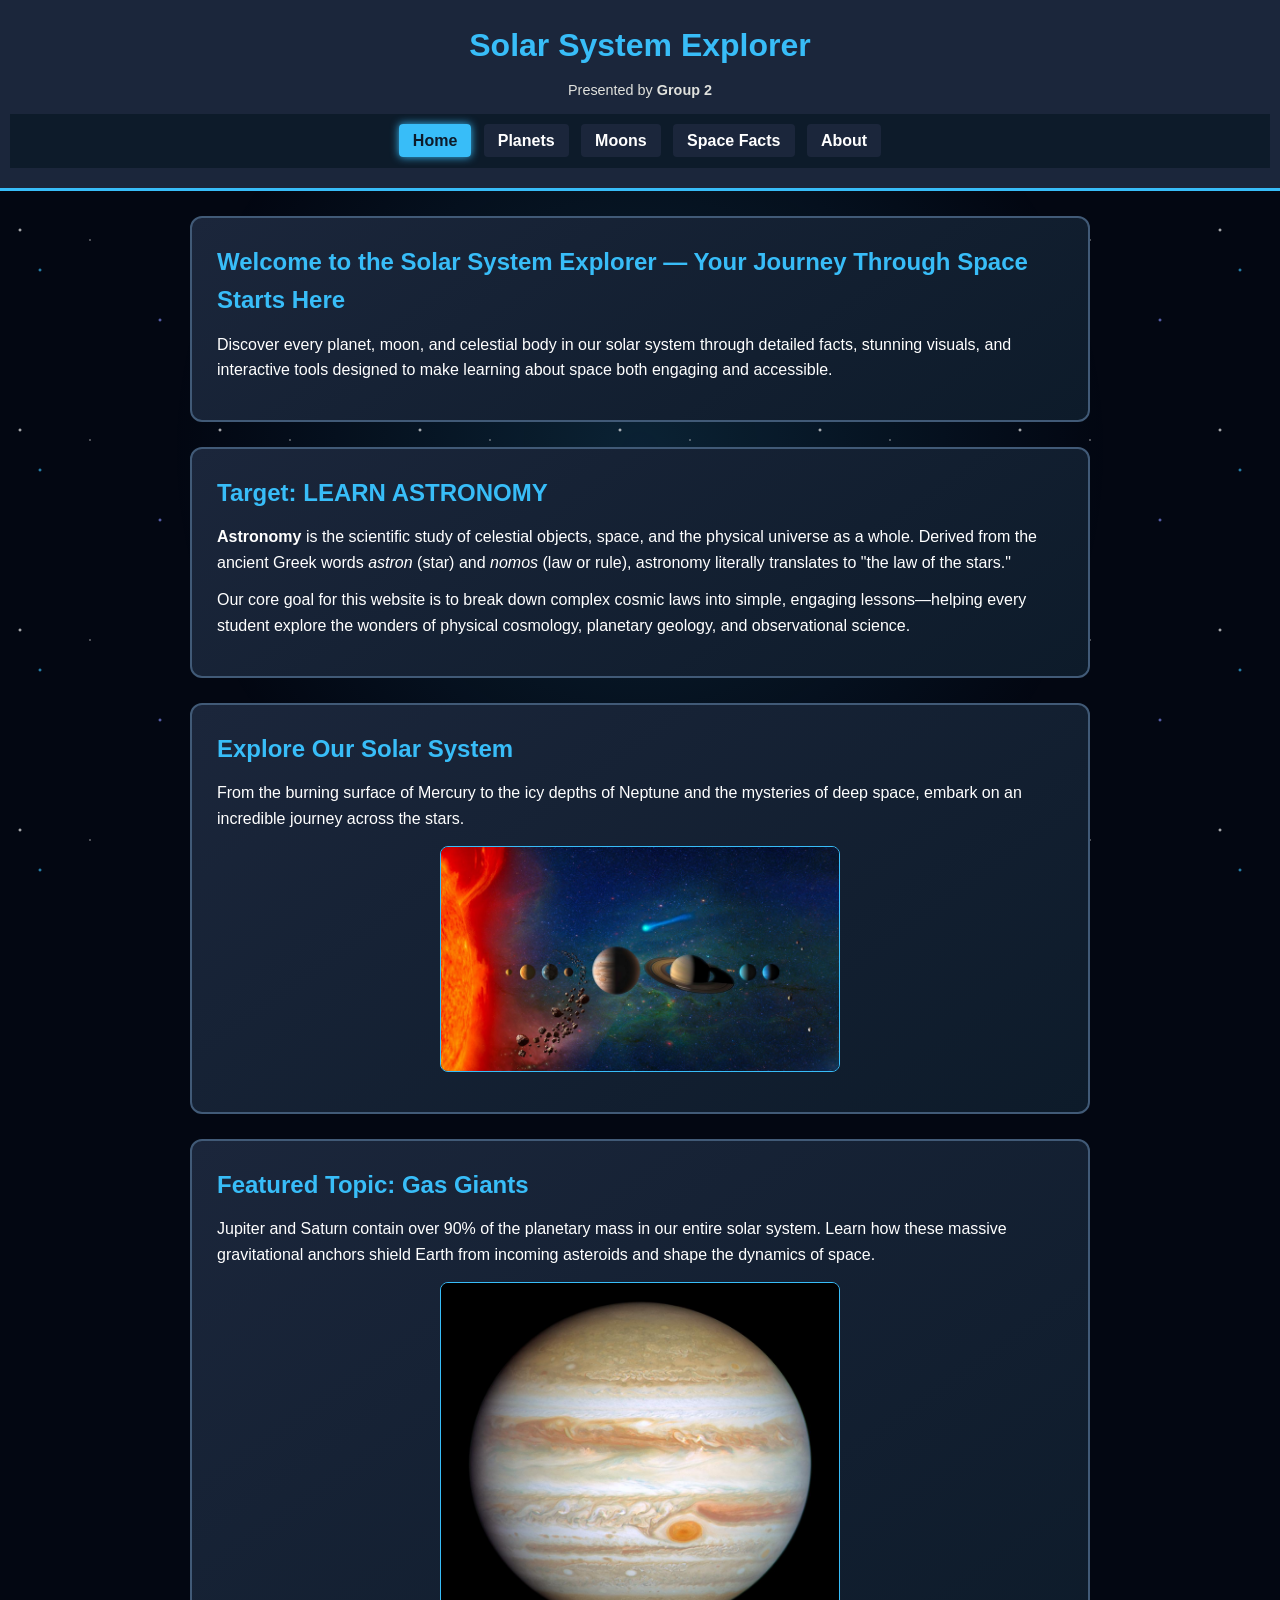
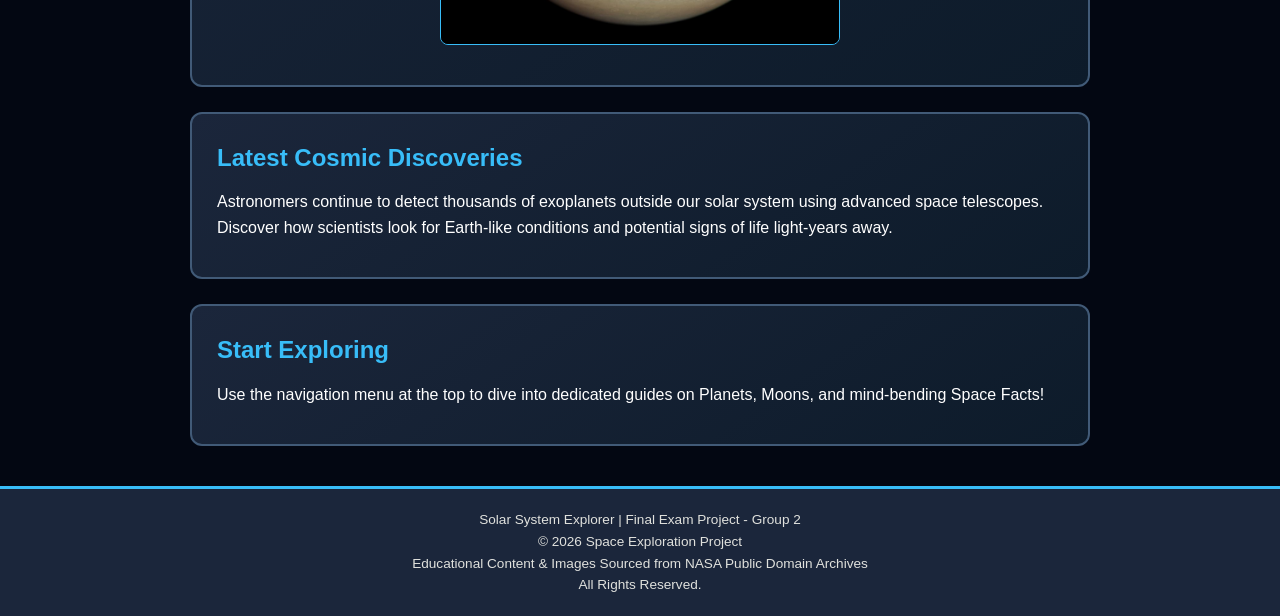
<file: index.html>
<!DOCTYPE html>
<html lang="en">
<head>
    <meta charset="UTF-8">
    <meta name="viewport" content="width=device-width, initial-scale=1.0">
    <title>Solar System Explorer - Moons</title>
    <link rel="stylesheet" href="CSS FILES/style.css">
</head>
<body>

    <header>
        <h1>Solar System Explorer</h1>
        <p class="credits">Presented by <strong>Group 2</strong></p>
        <nav>
            <ul>
                <li><a href="index.html" class="active">Home</a></li>
                <li><a href="MAIN HTML/Planets.html">Planets</a></li>
                <li><a href="MAIN HTML/Moons.html">Moons</a></li>
                <li><a href="MAIN HTML/Space-Facts.html">Space Facts</a></li>
                <li><a href="MAIN HTML/About.html">About</a></li>
            </ul>
        </nav>
    </header>

    <main>
        <!-- WELCOME SECTION -->
        <div class="box">
            <h2>Welcome to the Solar System Explorer — Your Journey Through Space Starts Here</h2>
            <p>Discover every planet, moon, and celestial body in our solar system through detailed facts, stunning visuals, and interactive tools designed to make learning about space both engaging and accessible.</p>
        </div>

        <!-- OUR TARGET SECTION -->
        <div class="box">
            <h2>Target: LEARN ASTRONOMY</h2>
            <p><strong>Astronomy</strong> is the scientific study of celestial objects, space, and the physical universe as a whole. Derived from the ancient Greek words <em>astron</em> (star) and <em>nomos</em> (law or rule), astronomy literally translates to "the law of the stars."</p>
            <p>Our core goal for this website is to break down complex cosmic laws into simple, engaging lessons—helping every student explore the wonders of physical cosmology, planetary geology, and observational science.</p>
        </div>

        <!-- EXPLORE SECTION -->
        <div class="box">
            <h2>Explore Our Solar System</h2>
            <p>From the burning surface of Mercury to the icy depths of Neptune and the mysteries of deep space, embark on an incredible journey across the stars.</p>
            <img src="ALL IMAGES/Solar System.jpg" alt="Solar System and Deep Space">
        </div>

        <div class="box">
            <h2>Featured Topic: Gas Giants</h2>
            <p>Jupiter and Saturn contain over 90% of the planetary mass in our entire solar system. Learn how these massive gravitational anchors shield Earth from incoming asteroids and shape the dynamics of space.</p>
            <img src="ALL IMAGES/Jupiter_OPAL_2024.png" alt="Jupiter Gas Giant">
        </div>

        <div class="box">
            <h2>Latest Cosmic Discoveries</h2>
            <p>Astronomers continue to detect thousands of exoplanets outside our solar system using advanced space telescopes. Discover how scientists look for Earth-like conditions and potential signs of life light-years away.</p>
        </div>

        <div class="box">
            <h2>Start Exploring</h2>
            <p>Use the navigation menu at the top to dive into dedicated guides on Planets, Moons, and mind-bending Space Facts!</p>
        </div>
    </main>

    <footer>
        <p>Solar System Explorer | Final Exam Project - Group 2</p>
        <p>&copy; 2026 Space Exploration Project</p>
        <p>Educational Content & Images Sourced from NASA Public Domain Archives</p>
        <p>All Rights Reserved.</p>
    </footer>

</body>
</html>
</file>
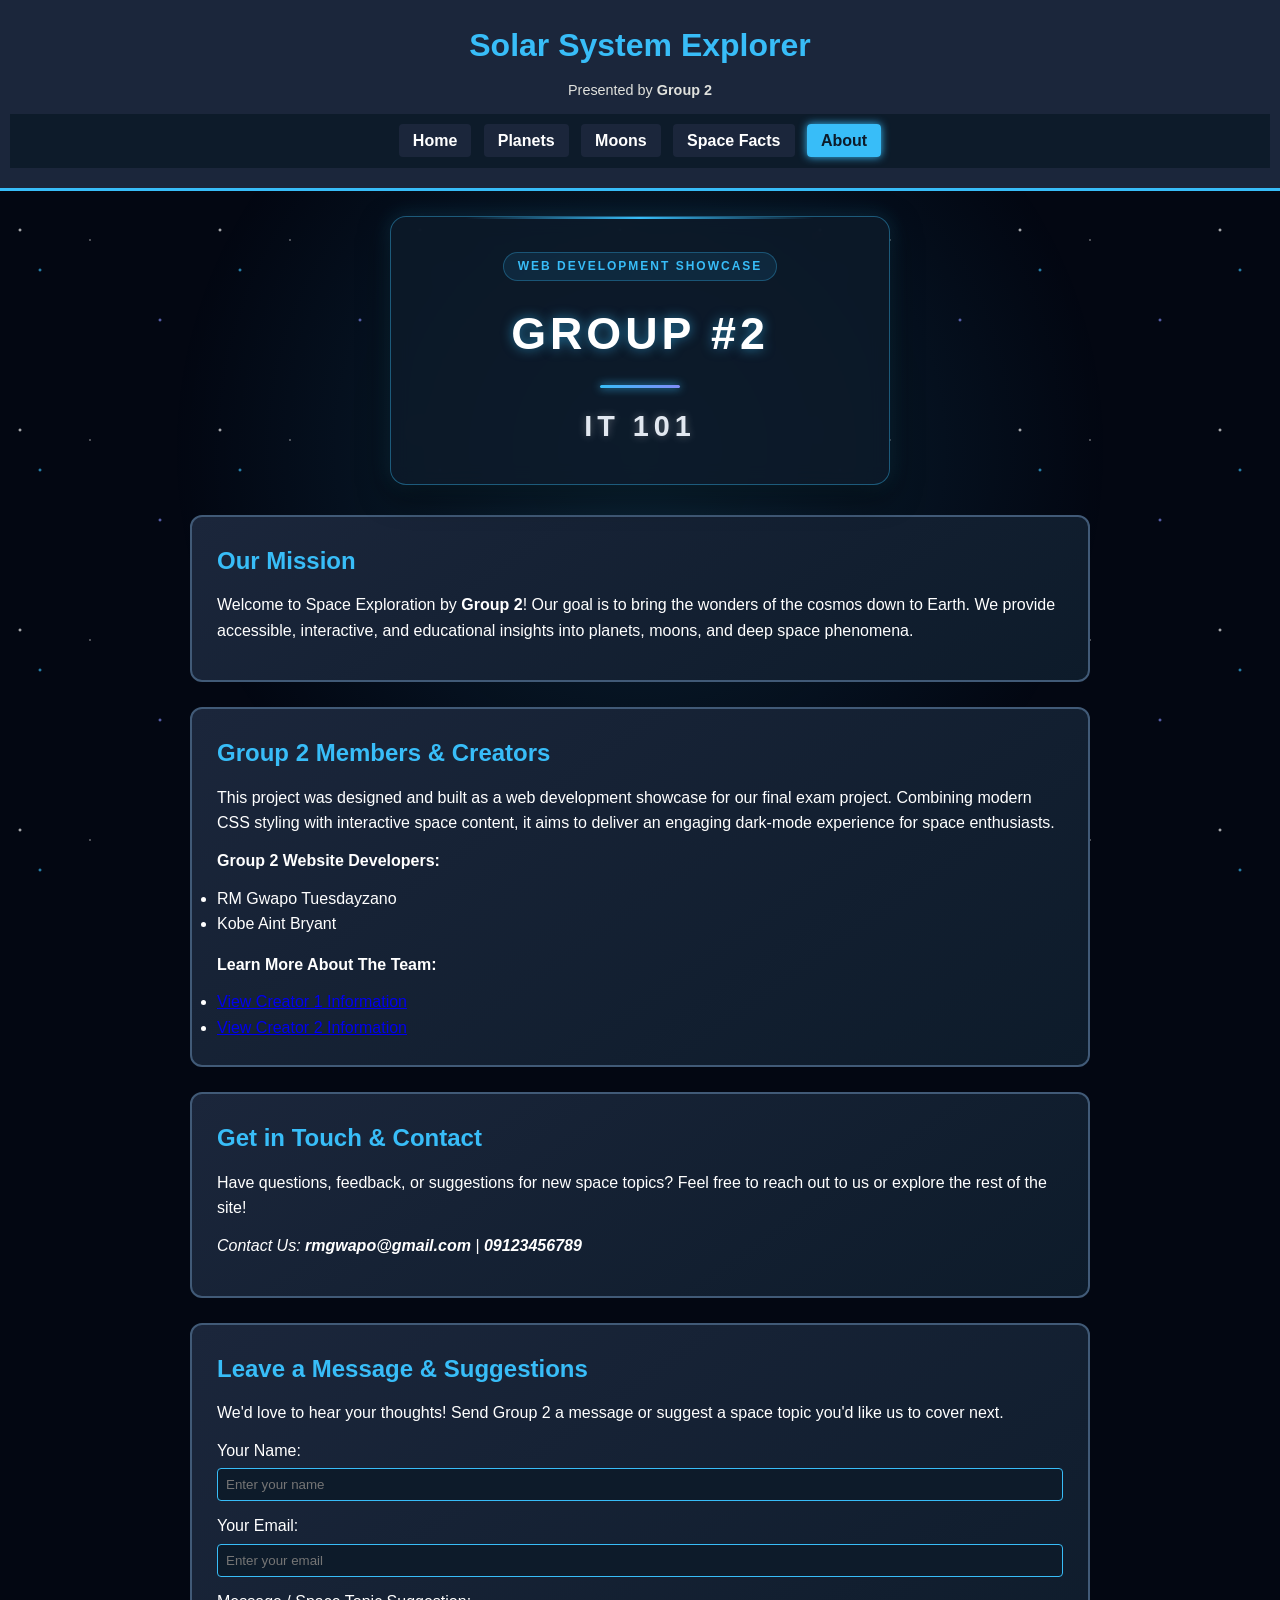
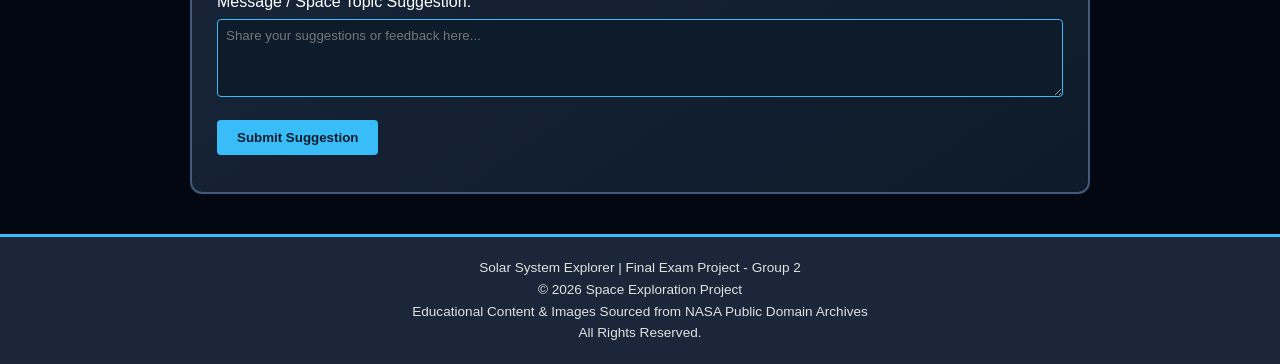
<file: MAIN HTML/About.html>
<!DOCTYPE html>
<html lang="en">
<head>
    <meta charset="UTF-8">
    <meta name="viewport" content="width=device-width, initial-scale=1.0">
    <title>Solar System Explorer - Moons</title>
    <link rel="stylesheet" href="../CSS FILES/style.css">
    
    <!-- CUSTOM BANNER STYLES FOR GROUP 2 - IT 101 -->
    <style>
        .creative-group-card {
            position: relative;
            max-width: 500px;
            margin: 20px auto 30px auto;
            padding: 35px 25px;
            text-align: center;
            background: rgba(13, 27, 42, 0.85);
            backdrop-filter: blur(10px);
            -webkit-backdrop-filter: blur(10px);
            border-radius: 16px;
            border: 1px solid rgba(56, 189, 248, 0.4);
            box-shadow: 0 10px 30px rgba(0, 0, 0, 0.6), 
                        0 0 20px rgba(56, 189, 248, 0.2);
            overflow: hidden;
        }

        .creative-group-card::before {
            content: '';
            position: absolute;
            top: 0;
            left: 15%;
            width: 70%;
            height: 2px;
            background: linear-gradient(90deg, transparent, #38bdf8, transparent);
        }

        .card-tag {
            display: inline-block;
            padding: 4px 14px;
            font-size: 0.75rem;
            font-weight: 700;
            letter-spacing: 2px;
            color: #38bdf8;
            background: rgba(56, 189, 248, 0.1);
            border: 1px solid rgba(56, 189, 248, 0.3);
            border-radius: 20px;
            margin-bottom: 12px;
            text-transform: uppercase;
        }

        .card-title {
            font-size: 2.8rem;
            font-weight: 900;
            letter-spacing: 4px;
            color: #ffffff;
            margin: 5px 0;
            text-shadow: 0 0 12px rgba(56, 189, 248, 0.6);
            text-transform: uppercase;
        }

        .card-divider {
            width: 80px;
            height: 3px;
            margin: 15px auto;
            background: linear-gradient(90deg, #38bdf8, #818cf8);
            border-radius: 2px;
            box-shadow: 0 0 8px #38bdf8;
        }

        .card-subtitle {
            font-size: 1.8rem;
            font-weight: 700;
            letter-spacing: 5px;
            color: #e2e8f0;
            margin: 0;
            text-shadow: 0 0 8px rgba(255, 255, 255, 0.3);
        }
    </style>
</head>
<body>

    <header>
        <h1>Solar System Explorer</h1>
        <p class="credits">Presented by <strong>Group 2</strong></p>
        <nav>
            <ul>
                <li><a href="../index.html">Home</a></li>
                <li><a href="Planets.html">Planets</a></li>
                <li><a href="Moons.html">Moons</a></li>
                <li><a href="Space-Facts.html">Space Facts</a></li>
                <li><a href="About.html" class="active">About</a></li>
            </ul>
        </nav>
    </header>

    <main>
        <!-- CREATIVE GROUP 2 & IT 101 BANNER CARD -->
        <div class="creative-group-card">
            <span class="card-tag">WEB DEVELOPMENT SHOWCASE</span>
            <h2 class="card-title">GROUP #2</h2>
            <div class="card-divider"></div>
            <h3 class="card-subtitle">IT 101</h3>
        </div>

        <!-- MISSION SECTION -->
        <div class="box">
            <h2>Our Mission</h2>
            <p>Welcome to Space Exploration by <strong>Group 2</strong>! Our goal is to bring the wonders of the cosmos down to Earth. We provide accessible, interactive, and educational insights into planets, moons, and deep space phenomena.</p>
        </div>

        <!-- CREATORS SECTION -->
        <div class="box">
            <h2>Group 2 Members & Creators</h2>
            <p>This project was designed and built as a web development showcase for our final exam project. Combining modern CSS styling with interactive space content, it aims to deliver an engaging dark-mode experience for space enthusiasts.</p>

            <p><strong>Group 2 Website Developers:</strong></p>
            <ul>
                <li>RM Gwapo Tuesdayzano</li>
                <li>Kobe Aint Bryant</li>
            </ul>

            <p style="margin-top: 15px;"><strong>Learn More About The Team:</strong></p>
            <ul>
                <li><a href="../OTHER HTMLS/The Creators.html">View Creator 1 Information</a></li>
                <li><a href="../OTHER HTMLS/The Creator 2.html">View Creator 2 Information</a></li>
            </ul>
        </div>

        <!-- CONTACT DETAILS -->
        <div class="box">
            <h2>Get in Touch & Contact</h2>
            <p>Have questions, feedback, or suggestions for new space topics? Feel free to reach out to us or explore the rest of the site!</p>
            <p><em>Contact Us: <strong>rmgwapo@gmail.com</strong> | <strong>09123456789</strong></em></p>
        </div>

        <!-- LEAVE A MESSAGE & SUGGESTIONS FORM -->
        <div class="box">
            <h2>Leave a Message & Suggestions</h2>
            <p>We'd love to hear your thoughts! Send Group 2 a message or suggest a space topic you'd like us to cover next.</p>

            <form action="#" method="post">
                <p>
                    <label for="name">Your Name:</label><br>
                    <input type="text" id="name" name="name" placeholder="Enter your name" required style="width: 100%; padding: 8px; margin-top: 5px; border-radius: 4px; border: 1px solid #38bdf8; background: #0d1b2a; color: #fff;">
                </p>

                <p style="margin-top: 10px;">
                    <label for="email">Your Email:</label><br>
                    <input type="email" id="email" name="email" placeholder="Enter your email" required style="width: 100%; padding: 8px; margin-top: 5px; border-radius: 4px; border: 1px solid #38bdf8; background: #0d1b2a; color: #fff;">
                </p>

                <p style="margin-top: 10px;">
                    <label for="suggestions">Message / Space Topic Suggestion:</label><br>
                    <textarea id="suggestions" name="suggestions" rows="4" placeholder="Share your suggestions or feedback here..." required style="width: 100%; padding: 8px; margin-top: 5px; border-radius: 4px; border: 1px solid #38bdf8; background: #0d1b2a; color: #fff; font-family: Arial, sans-serif;"></textarea>
                </p>

                <p style="margin-top: 15px;">
                    <button type="submit" style="background: #38bdf8; color: #0d1b2a; font-weight: bold; border: none; padding: 10px 20px; border-radius: 4px; cursor: pointer;">Submit Suggestion</button>
                </p>
            </form>
        </div>
    </main>

    <footer>
        <p>Solar System Explorer | Final Exam Project - Group 2</p>
        <p>&copy; 2026 Space Exploration Project</p>
        <p>Educational Content & Images Sourced from NASA Public Domain Archives</p>
        <p>All Rights Reserved.</p>
    </footer>

</body>
</html>
</file>
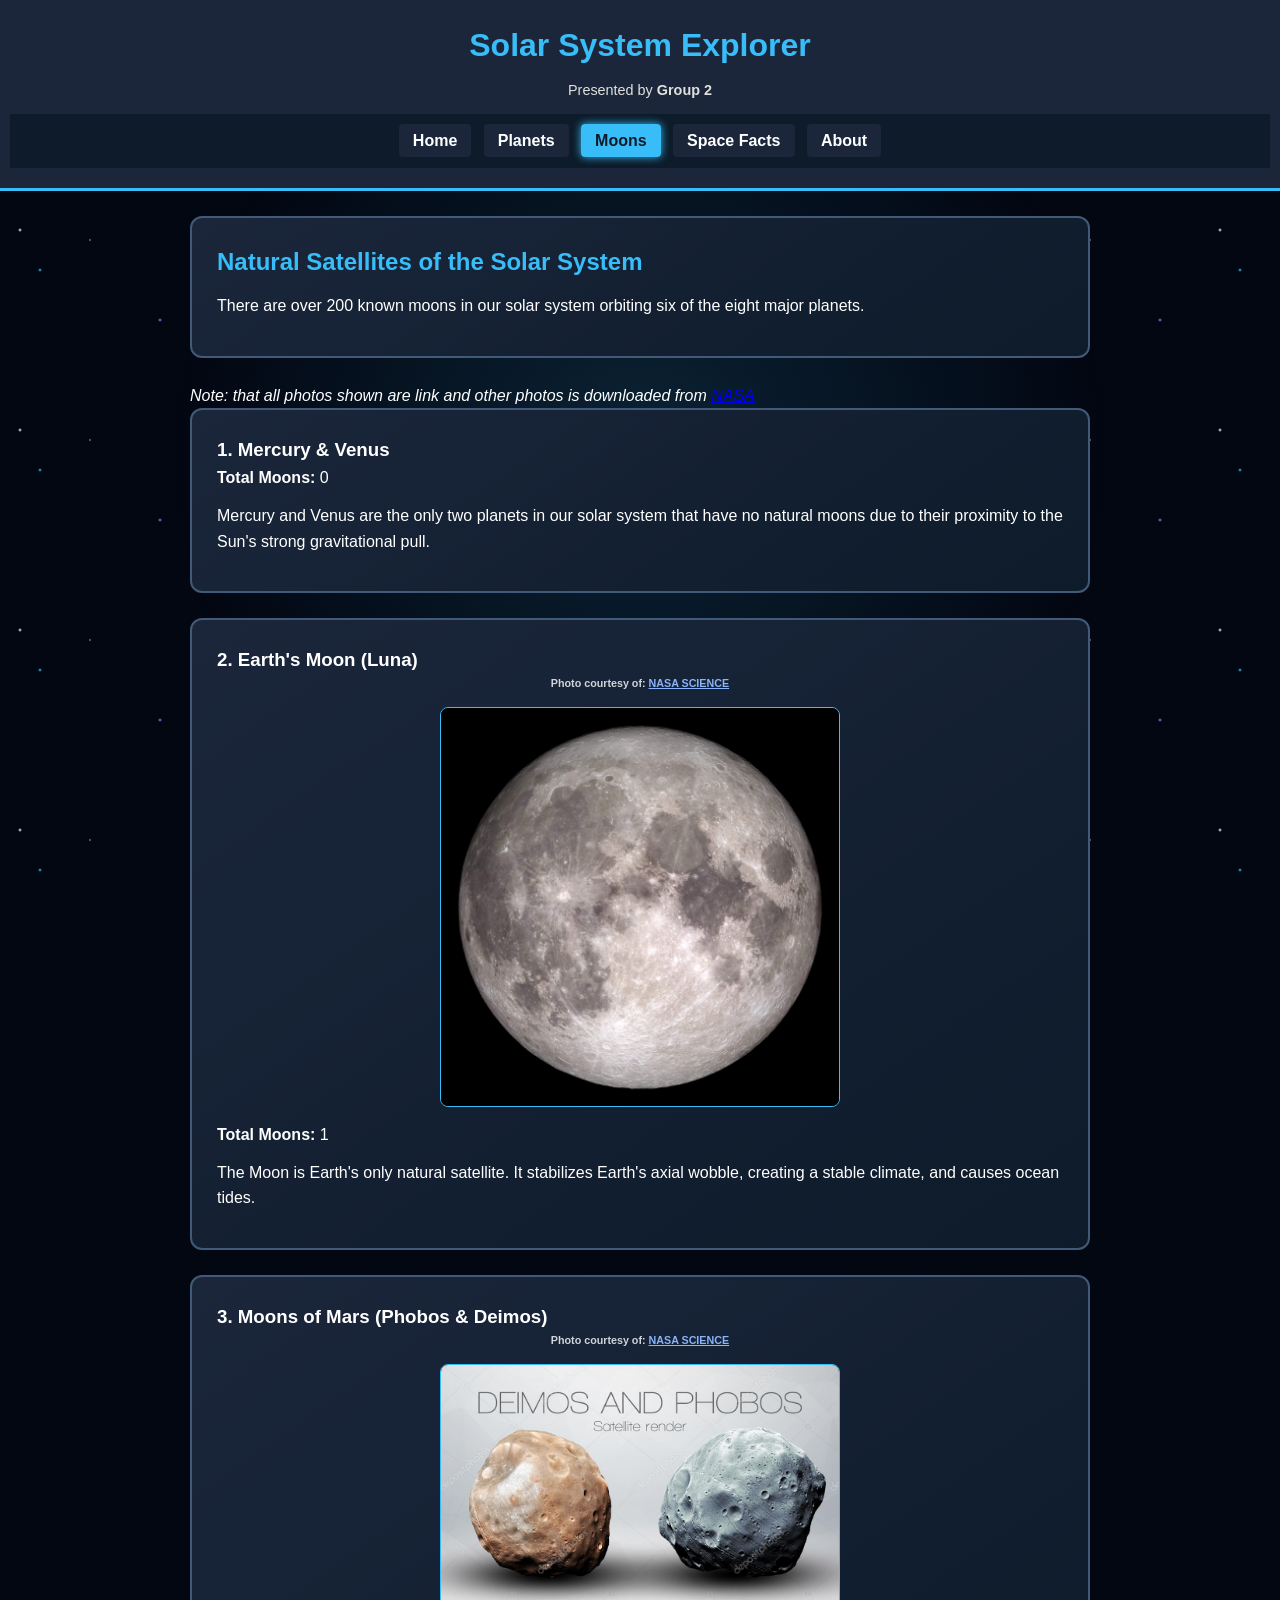
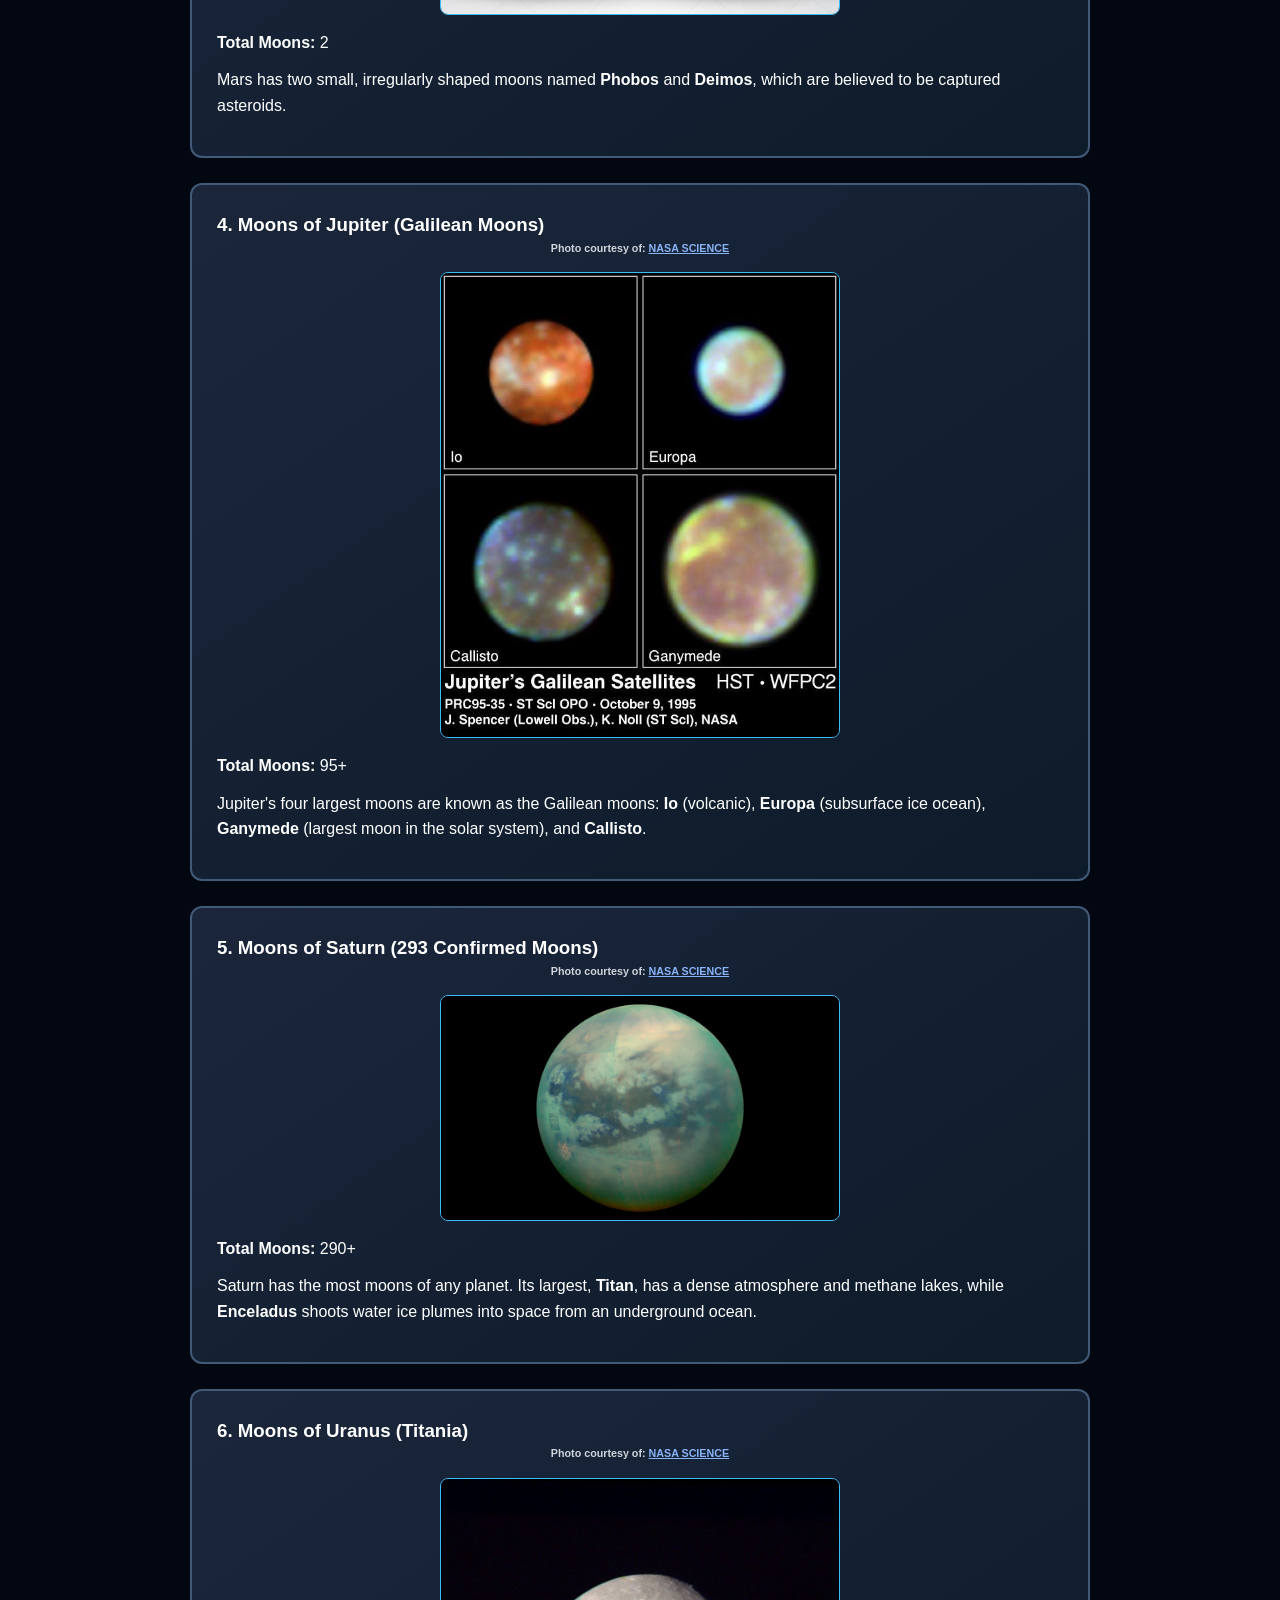
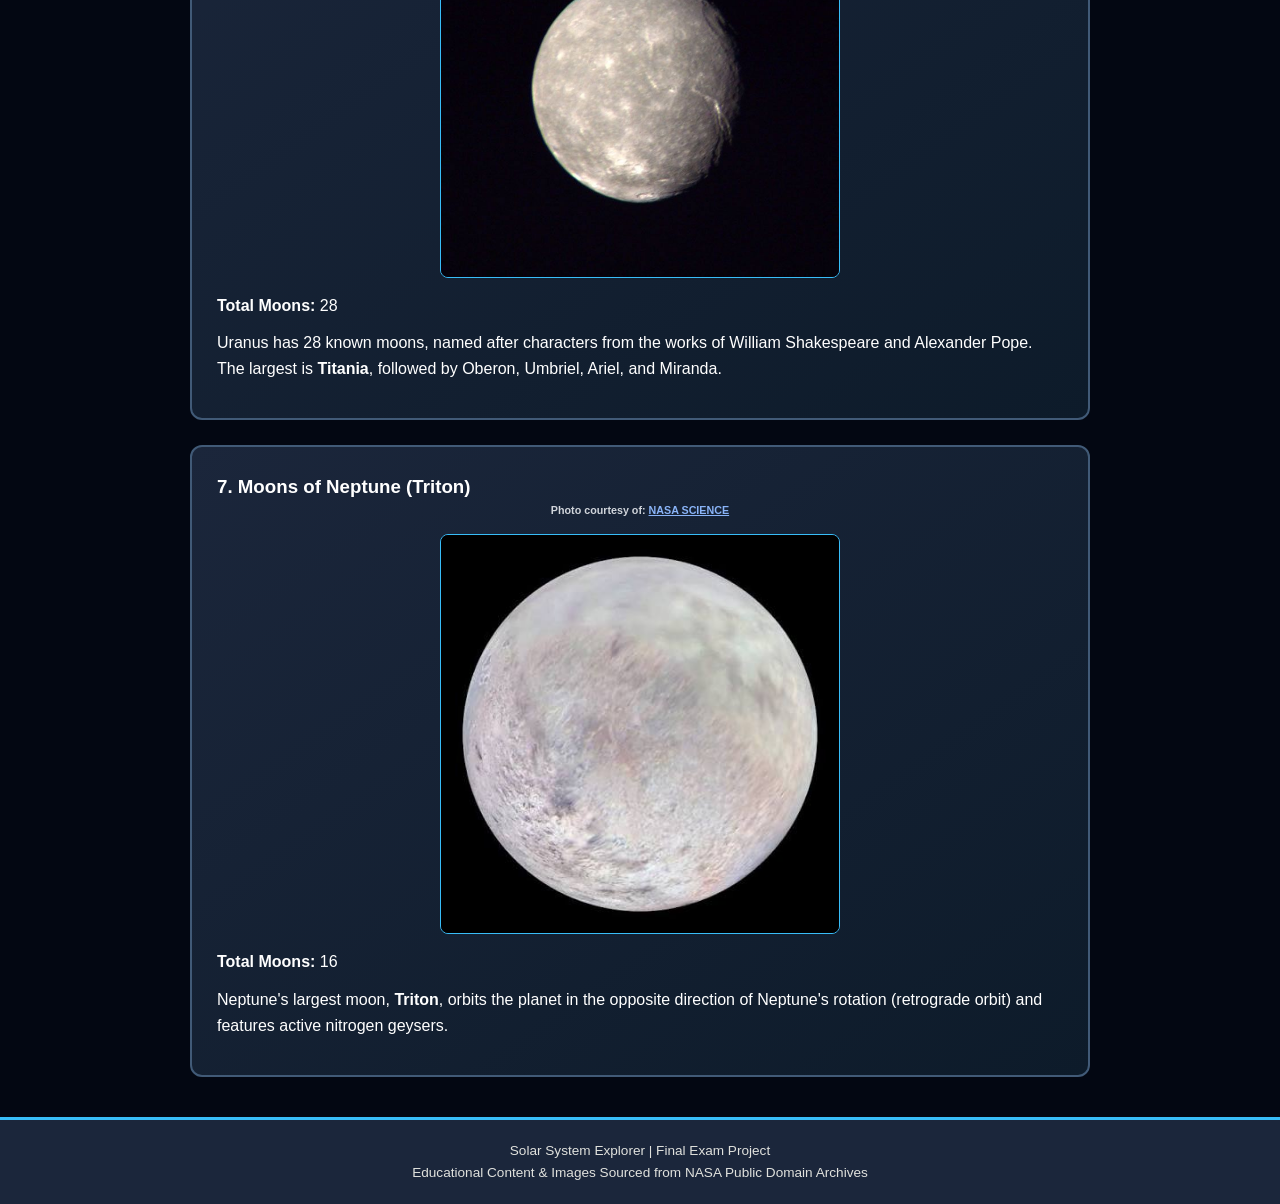
<file: MAIN HTML/Moons.html>
<!DOCTYPE html>
<html lang="en">
<head>
    <meta charset="UTF-8">
    <meta name="viewport" content="width=device-width, initial-scale=1.0">
    <title>Solar System Explorer - Moons</title>
    <link rel="stylesheet" href="../CSS FILES/style.css">
</head>
<body>

    <header>
        <h1>Solar System Explorer</h1>
        <p class="credits">Presented by <strong>Group 2</strong></p>
        <nav>
            <ul>
                <li><a href="../index.html">Home</a></li>
                <li><a href="Planets.html">Planets</a></li>
                <li><a href="Moons.html" class="active">Moons</a></li>
                <li><a href="Space-Facts.html">Space Facts</a></li>
                <li><a href="About.html">About</a></li>
            </ul>
        </nav>
    </header>

    <main>
        <!-- Intro -->
        <div class="box">
            <h2>Natural Satellites of the Solar System</h2>
            <p>There are over 200 known moons in our solar system orbiting six of the eight major planets.</p>
        </div>

            <p><em>Note: that all photos shown are link and other photos is downloaded from <a href="https://science.nasa.gov/" target="_blank">NASA</a></em></p>
        <!-- Mercury & Venus -->
        <div class="box">
            <h3>1. Mercury & Venus</h3>
            <p><strong>Total Moons:</strong> 0</p>
            <p>Mercury and Venus are the only two planets in our solar system that have no natural moons due to their proximity to the Sun's strong gravitational pull.</p>
        </div>

        <!-- Earth -->
        <div class="box">
            <h3>2. Earth's Moon (Luna)</h3>
            <h6 style="text-align: center; color: #d1d5db;"> Photo courtesy of: <a href="https://science.nasa.gov/" target="_blank" style="color: #8ab4f8;">NASA SCIENCE</a></h6>
            <img src="../ALL IMAGES/Moons/Moon (Luna).jpg" alt="Earth's Moon">
            <p><strong>Total Moons:</strong> 1</p>
            <p>The Moon is Earth's only natural satellite. It stabilizes Earth's axial wobble, creating a stable climate, and causes ocean tides.</p>
        </div>

        <!-- Mars -->
        <div class="box">
            <h3>3. Moons of Mars (Phobos & Deimos)</h3>
            <h6 style="text-align: center; color: #d1d5db;"> Photo courtesy of: <a href="https://science.nasa.gov/" target="_blank" style="color: #8ab4f8;">NASA SCIENCE</a></h6>
            <img src="../ALL IMAGES/Moons/Deimos and Phobos.jpg" alt="Phobos Moon of Mars">
            <p><strong>Total Moons:</strong> 2</p>
            <p>Mars has two small, irregularly shaped moons named <strong>Phobos</strong> and <strong>Deimos</strong>, which are believed to be captured asteroids.</p>
        </div>

        <!-- Jupiter -->
        <div class="box">
            <h3>4. Moons of Jupiter (Galilean Moons)</h3>
            <h6 style="text-align: center; color: #d1d5db;"> Photo courtesy of: <a href="https://science.nasa.gov/" target="_blank" style="color: #8ab4f8;">NASA SCIENCE</a></h6>
            <img src="../ALL IMAGES/Moons/Galilean Moons.jpg" alt="Europa Moon of Jupiter">
            <p><strong>Total Moons:</strong> 95+</p>
            <p>Jupiter's four largest moons are known as the Galilean moons: <strong>Io</strong> (volcanic), <strong>Europa</strong> (subsurface ice ocean), <strong>Ganymede</strong> (largest moon in the solar system), and <strong>Callisto</strong>.</p>
        </div>

        <!-- Saturn -->
        <div class="box">
            <h3>5. Moons of Saturn (293 Confirmed Moons)</h3>
            <h6 style="text-align: center; color: #d1d5db;"> Photo courtesy of: <a href="https://science.nasa.gov/" target="_blank" style="color: #8ab4f8;">NASA SCIENCE</a></h6>
            <img src="../ALL IMAGES/Moons/Titan Moon.jpg" alt="Titan Moon of Saturn">
            <p><strong>Total Moons:</strong> 290+</p>
            <p>Saturn has the most moons of any planet. Its largest, <strong>Titan</strong>, has a dense atmosphere and methane lakes, while <strong>Enceladus</strong> shoots water ice plumes into space from an underground ocean.</p>
        </div>

        <!-- Uranus -->
        <div class="box">
            <h3>6. Moons of Uranus (Titania)</h3>
            <h6 style="text-align: center; color: #d1d5db;"> Photo courtesy of: <a href="https://science.nasa.gov/" target="_blank" style="color: #8ab4f8;">NASA SCIENCE</a></h6>
            <img src="../ALL IMAGES/Moons/Titania Moon.jpg" alt="Titania Moon of Uranus">
            <p><strong>Total Moons:</strong> 28</p>
            <p>Uranus has 28 known moons, named after characters from the works of William Shakespeare and Alexander Pope. The largest is <strong>Titania</strong>, followed by Oberon, Umbriel, Ariel, and Miranda.</p>
        </div>

        <!-- Neptune -->
        <div class="box">
            <h3>7. Moons of Neptune (Triton)</h3>
            <h6 style="text-align: center; color: #d1d5db;"> Photo courtesy of: <a href="https://science.nasa.gov/" target="_blank" style="color: #8ab4f8;">NASA SCIENCE</a></h6>
            <img src="../ALL IMAGES/Moons/Tritonia.jpg" alt="Triton Moon of Neptune">
            <p><strong>Total Moons:</strong> 16</p>
            <p>Neptune's largest moon, <strong>Triton</strong>, orbits the planet in the opposite direction of Neptune's rotation (retrograde orbit) and features active nitrogen geysers.</p>
        </div>
    </main>

    <footer>
        <p>Solar System Explorer | Final Exam Project</p>
        <p>Educational Content & Images Sourced from NASA Public Domain Archives</p>
    </footer>

</body>
</html>
</file>
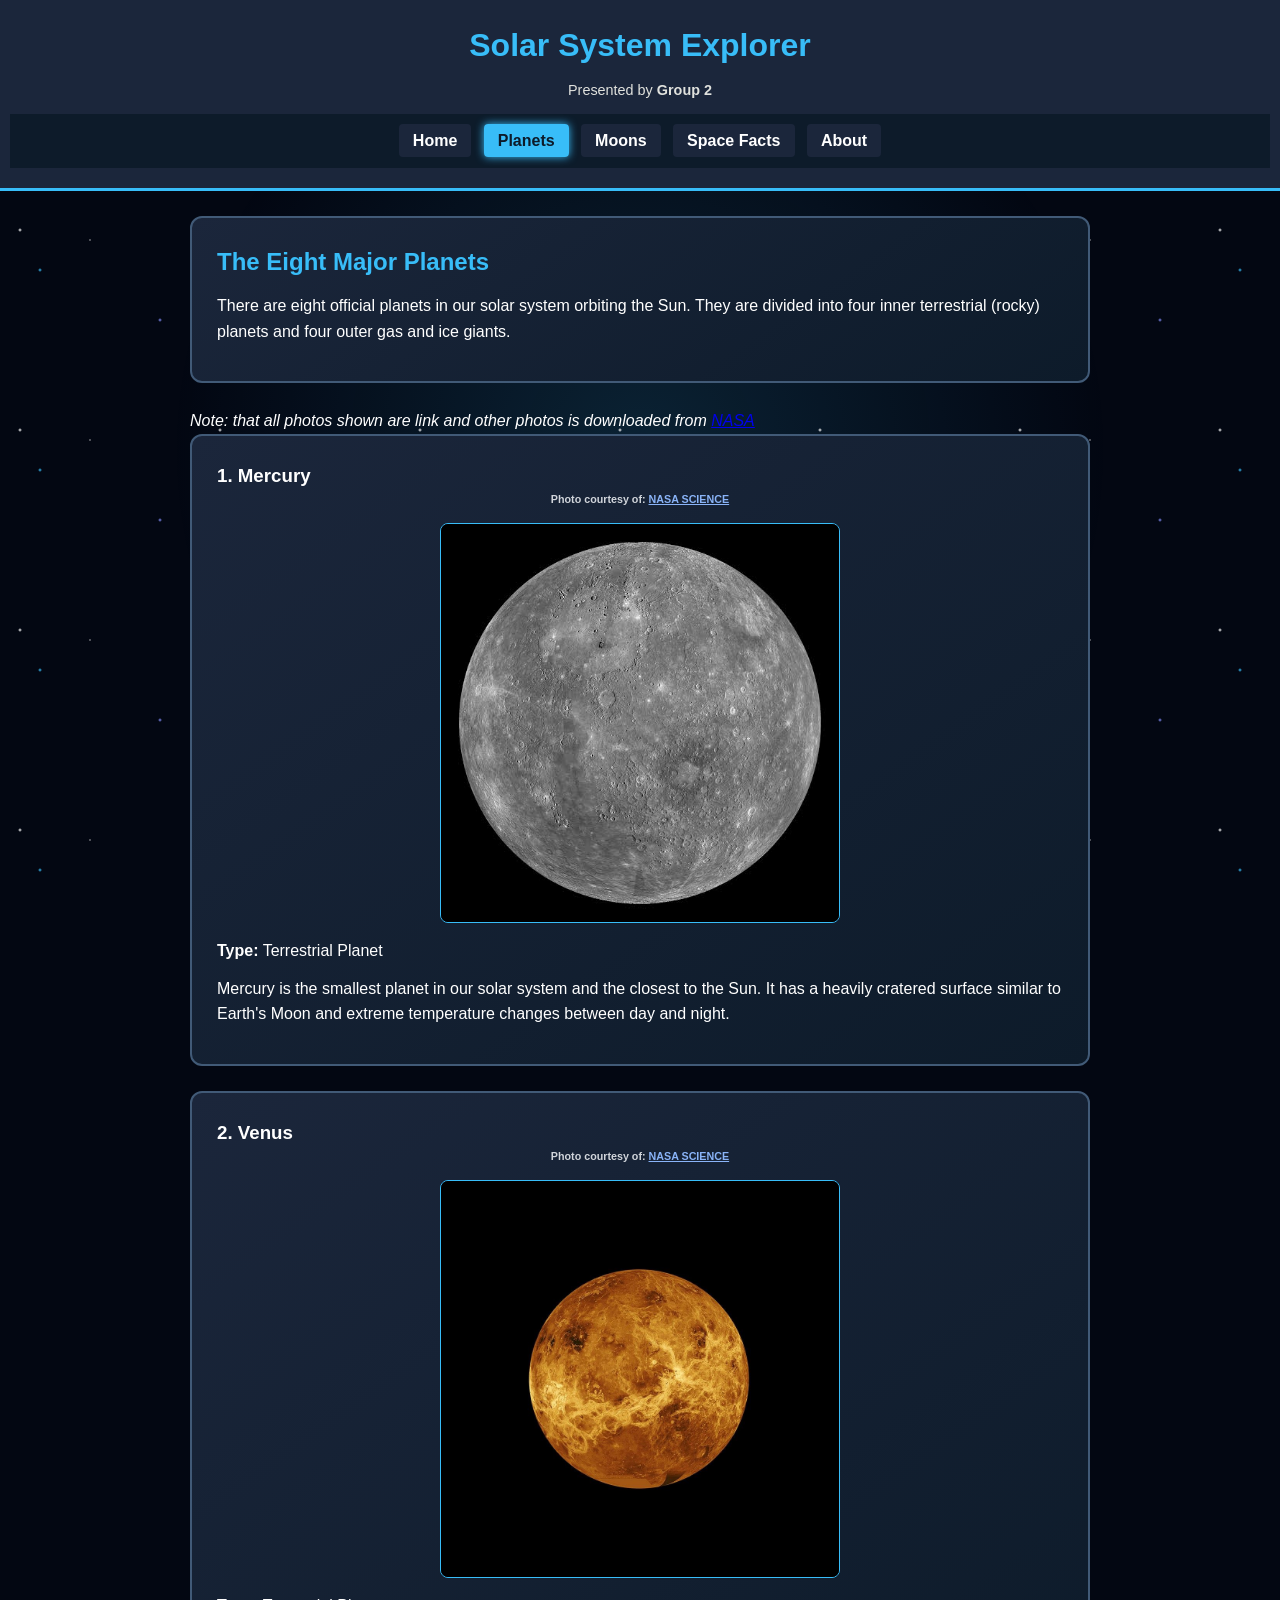
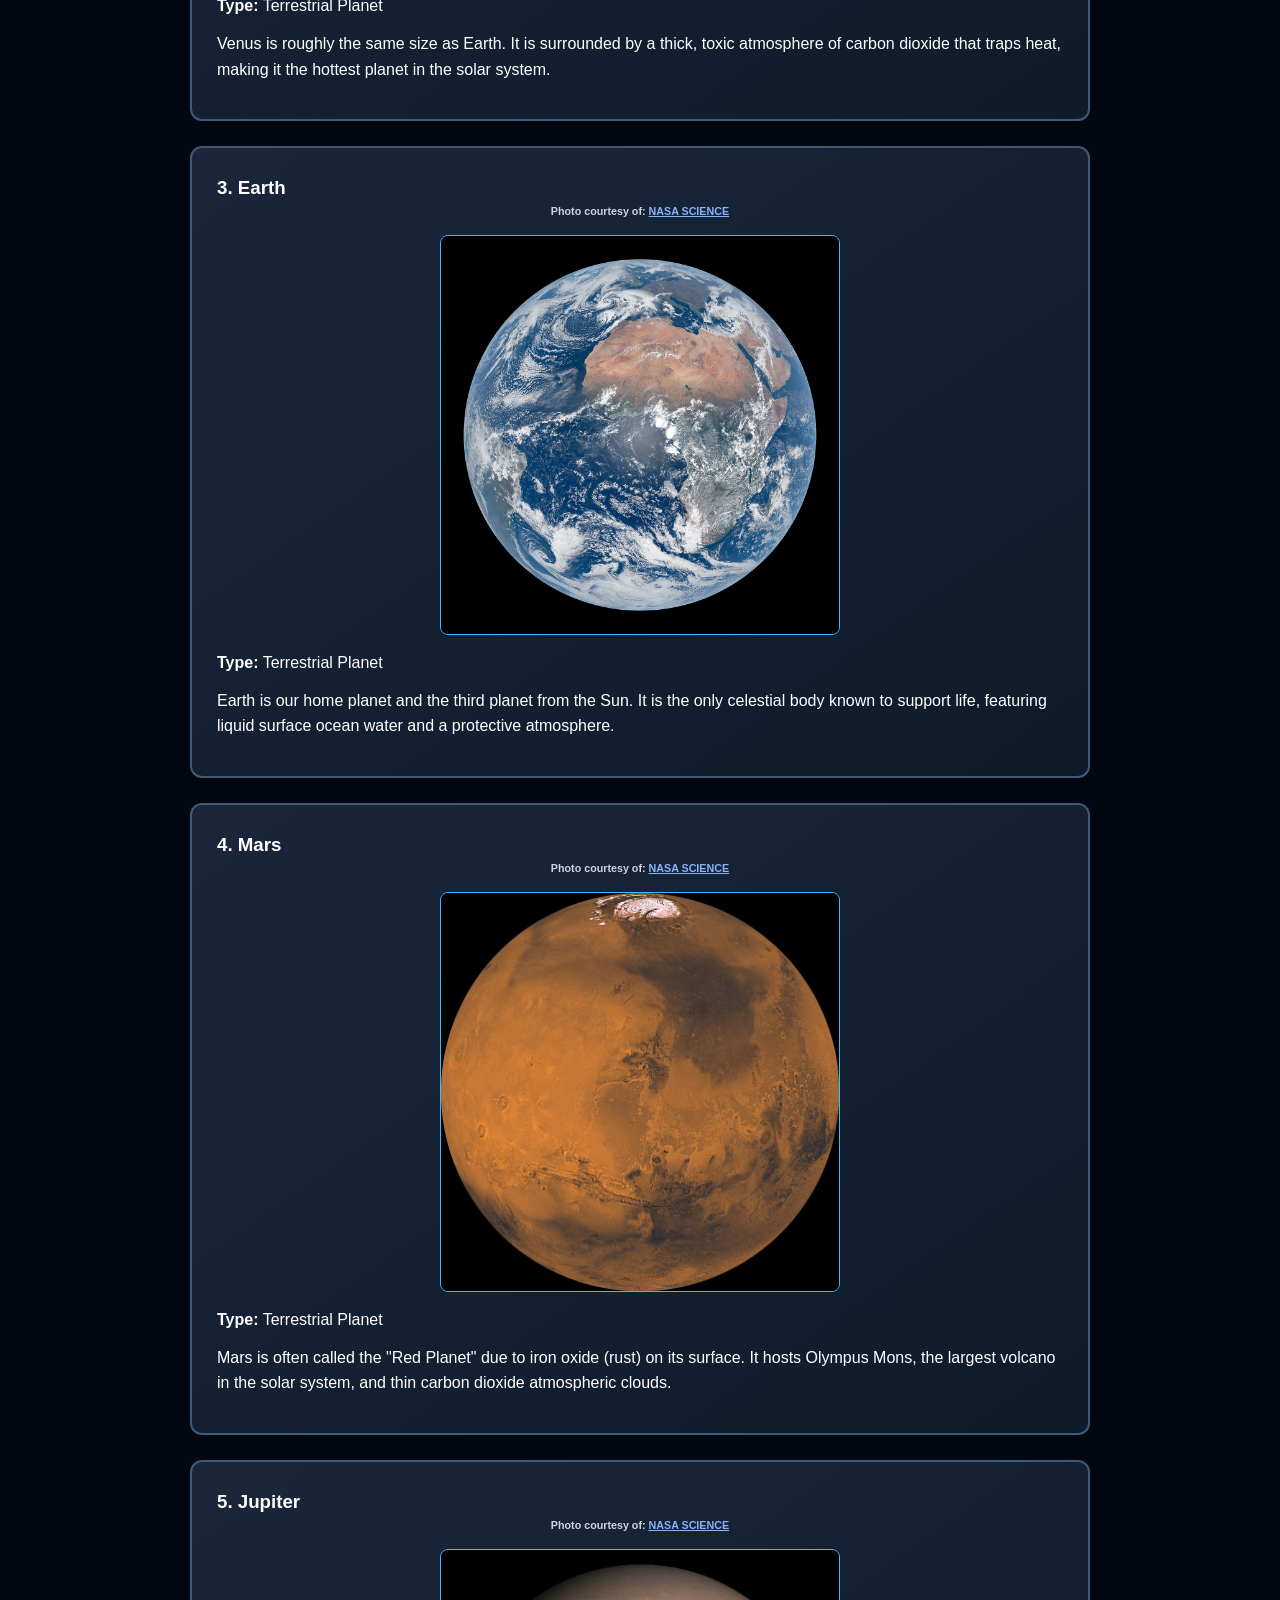
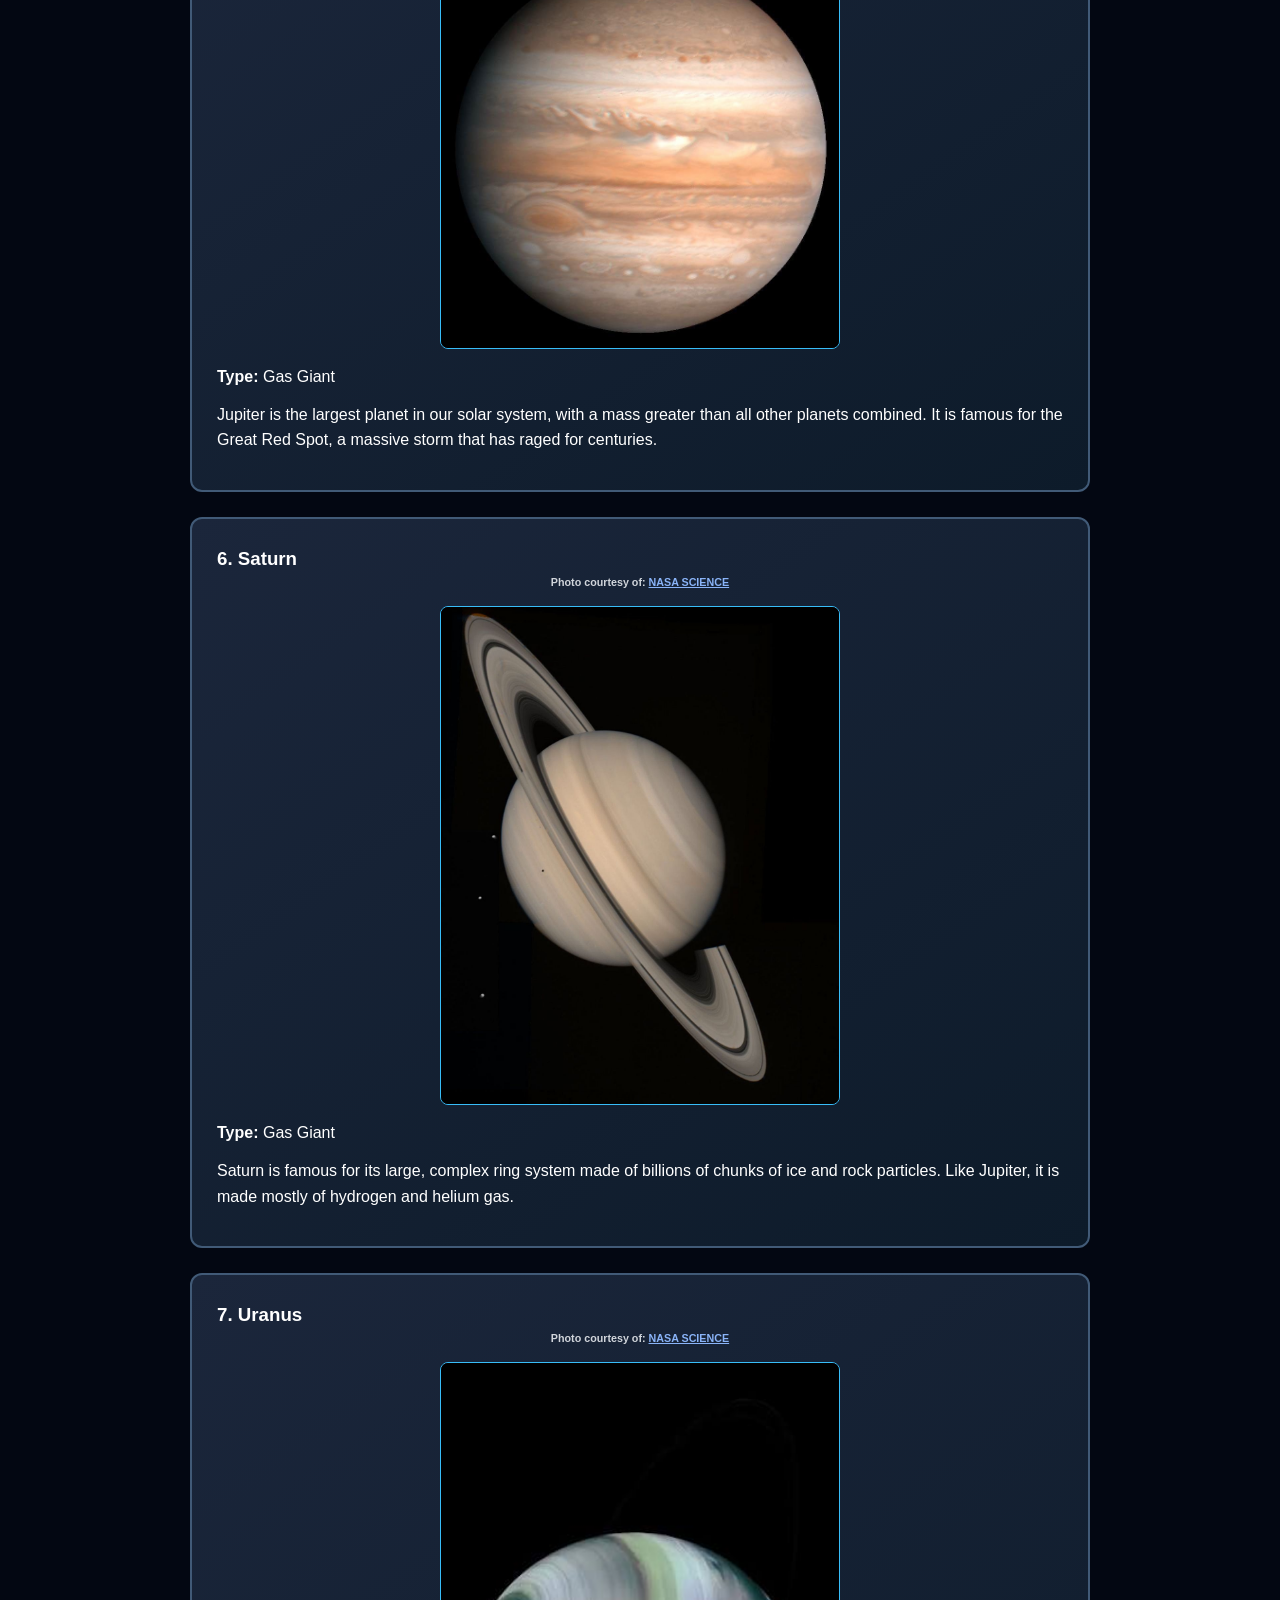
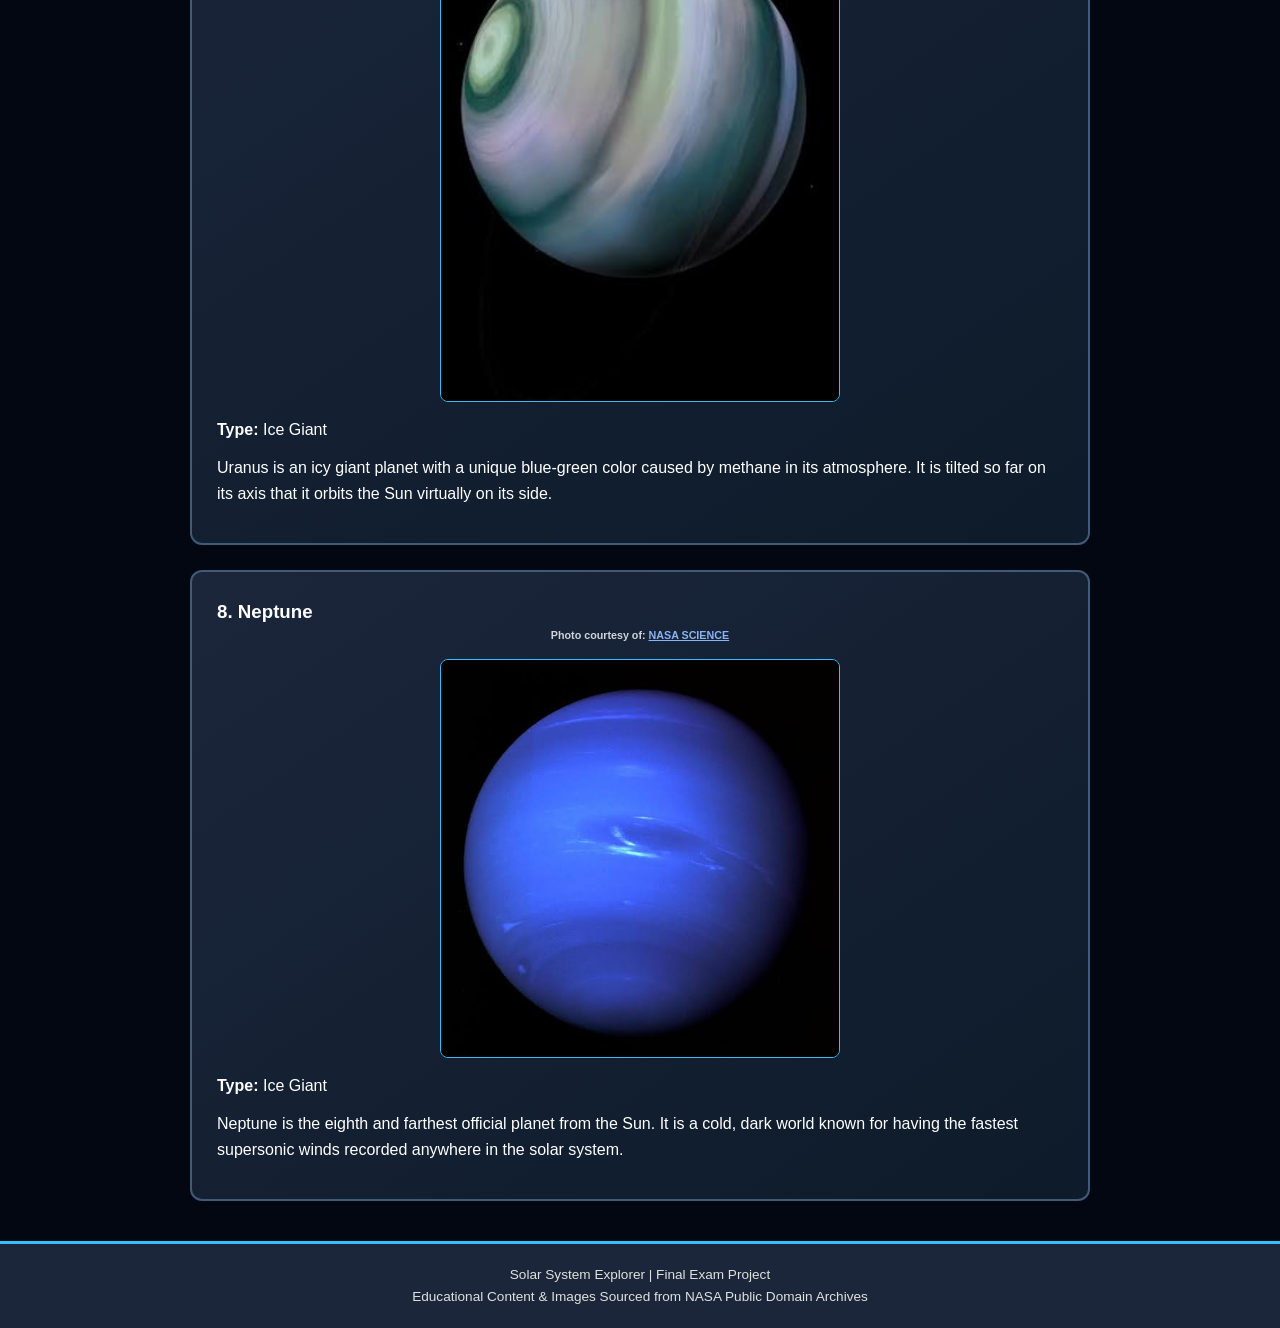
<file: MAIN HTML/Planets.html>
<!DOCTYPE html>
<html lang="en">
<head>
    <meta charset="UTF-8">
    <meta name="viewport" content="width=device-width, initial-scale=1.0">
    <title>Solar System Explorer - Planets</title>
    <link rel="stylesheet" href="../CSS FILES/style.css">
</head>
<body>

    <header>
        <h1>Solar System Explorer</h1>
        <p class="credits">Presented by <strong>Group 2</strong></p>
        <nav>
            <ul>
                <li><a href="../index.html">Home</a></li>
                <li><a href="Planets.html" class="active">Planets</a></li>
                <li><a href="Moons.html">Moons</a></li>
                <li><a href="Space-Facts.html">Space Facts</a></li>
                <li><a href="About.html">About</a></li>
            </ul>
        </nav>
    </header>

    <main>
        <div class="box">
            <h2>The Eight Major Planets</h2>
            <p>There are eight official planets in our solar system orbiting the Sun. They are divided into four inner terrestrial (rocky) planets and four outer gas and ice giants.</p>
        </div>
            <p><em>Note: that all photos shown are link and other photos is downloaded from <a href="https://science.nasa.gov/" target="_blank">NASA</a></em></p>
        

        <div class="box">
            <h3>1. Mercury</h3>
            <h6 style="text-align: center; color: #d1d5db;"> Photo courtesy of: <a href="https://science.nasa.gov/" target="_blank" style="color: #8ab4f8;">NASA SCIENCE</a></h6>
            <img src="../ALL IMAGES/Mercury.jpg" alt="Mercury Planet">
            <p><strong>Type:</strong> Terrestrial Planet</p>
            <p>Mercury is the smallest planet in our solar system and the closest to the Sun. It has a heavily cratered surface similar to Earth's Moon and extreme temperature changes between day and night.</p>
        </div>

        <div class="box">
            <h3>2. Venus</h3>
            <h6 style="text-align: center; color: #d1d5db;"> Photo courtesy of: <a href="https://science.nasa.gov/" target="_blank" style="color: #8ab4f8;">NASA SCIENCE</a></h6>
            <img src="../ALL IMAGES/Venus.jpg" alt="Venus Planet">
            <p><strong>Type:</strong> Terrestrial Planet</p>
            <p>Venus is roughly the same size as Earth. It is surrounded by a thick, toxic atmosphere of carbon dioxide that traps heat, making it the hottest planet in the solar system.</p>
        </div>

        <div class="box">
            <h3>3. Earth</h3>
            <h6 style="text-align: center; color: #d1d5db;"> Photo courtesy of: <a href="https://science.nasa.gov/" target="_blank" style="color: #8ab4f8;">NASA SCIENCE</a></h6>
            <img src="../ALL IMAGES/Earth.jpg" alt="Earth From Space">
            <p><strong>Type:</strong> Terrestrial Planet</p>
            <p>Earth is our home planet and the third planet from the Sun. It is the only celestial body known to support life, featuring liquid surface ocean water and a protective atmosphere.</p>
        </div>

        <div class="box">
            <h3>4. Mars</h3>
            <h6 style="text-align: center; color: #d1d5db;"> Photo courtesy of: <a href="https://science.nasa.gov/" target="_blank" style="color: #8ab4f8;">NASA SCIENCE</a></h6>
            <img src="../ALL IMAGES/Mars.jpg" alt="Mars Planet">
            <p><strong>Type:</strong> Terrestrial Planet</p>
            <p>Mars is often called the "Red Planet" due to iron oxide (rust) on its surface. It hosts Olympus Mons, the largest volcano in the solar system, and thin carbon dioxide atmospheric clouds.</p>
        </div>

        <div class="box">
            <h3>5. Jupiter</h3>
            <h6 style="text-align: center; color: #d1d5db;"> Photo courtesy of: <a href="https://science.nasa.gov/" target="_blank" style="color: #8ab4f8;">NASA SCIENCE</a></h6>
            <img src="../ALL IMAGES/Jupiter.jpg" alt="Jupiter Planet">
            <p><strong>Type:</strong> Gas Giant</p>
            <p>Jupiter is the largest planet in our solar system, with a mass greater than all other planets combined. It is famous for the Great Red Spot, a massive storm that has raged for centuries.</p>
        </div>

        <div class="box">
            <h3>6. Saturn</h3>
            <h6 style="text-align: center; color: #d1d5db;"> Photo courtesy of: <a href="https://science.nasa.gov/" target="_blank" style="color: #8ab4f8;">NASA SCIENCE</a></h6>
            <img src="../ALL IMAGES/Saturn.jpg" alt="Saturn Planet">
            <p><strong>Type:</strong> Gas Giant</p>
            <p>Saturn is famous for its large, complex ring system made of billions of chunks of ice and rock particles. Like Jupiter, it is made mostly of hydrogen and helium gas.</p>
        </div>

        <div class="box">
            <h3>7. Uranus</h3>
            <h6 style="text-align: center; color: #d1d5db;"> Photo courtesy of: <a href="https://science.nasa.gov/" target="_blank" style="color: #8ab4f8;">NASA SCIENCE</a></h6>
            <img src="../ALL IMAGES/Uranus.jpg" alt="Uranus Planet">
            <p><strong>Type:</strong> Ice Giant</p>
            <p>Uranus is an icy giant planet with a unique blue-green color caused by methane in its atmosphere. It is tilted so far on its axis that it orbits the Sun virtually on its side.</p>
        </div>

        <div class="box">
            <h3>8. Neptune</h3>
            <h6 style="text-align: center; color: #d1d5db;"> Photo courtesy of: <a href="https://science.nasa.gov/" target="_blank" style="color: #8ab4f8;">NASA SCIENCE</a></h6>
            <img src="../ALL IMAGES/Neptune.jpg" alt="Neptune Planet">
            <p><strong>Type:</strong> Ice Giant</p>
            <p>Neptune is the eighth and farthest official planet from the Sun. It is a cold, dark world known for having the fastest supersonic winds recorded anywhere in the solar system.</p>
        </div>
    </main>

    <footer>
        <p>Solar System Explorer | Final Exam Project</p>
        <p>Educational Content & Images Sourced from NASA Public Domain Archives</p>
    </footer>

</body>
</html>
</file>
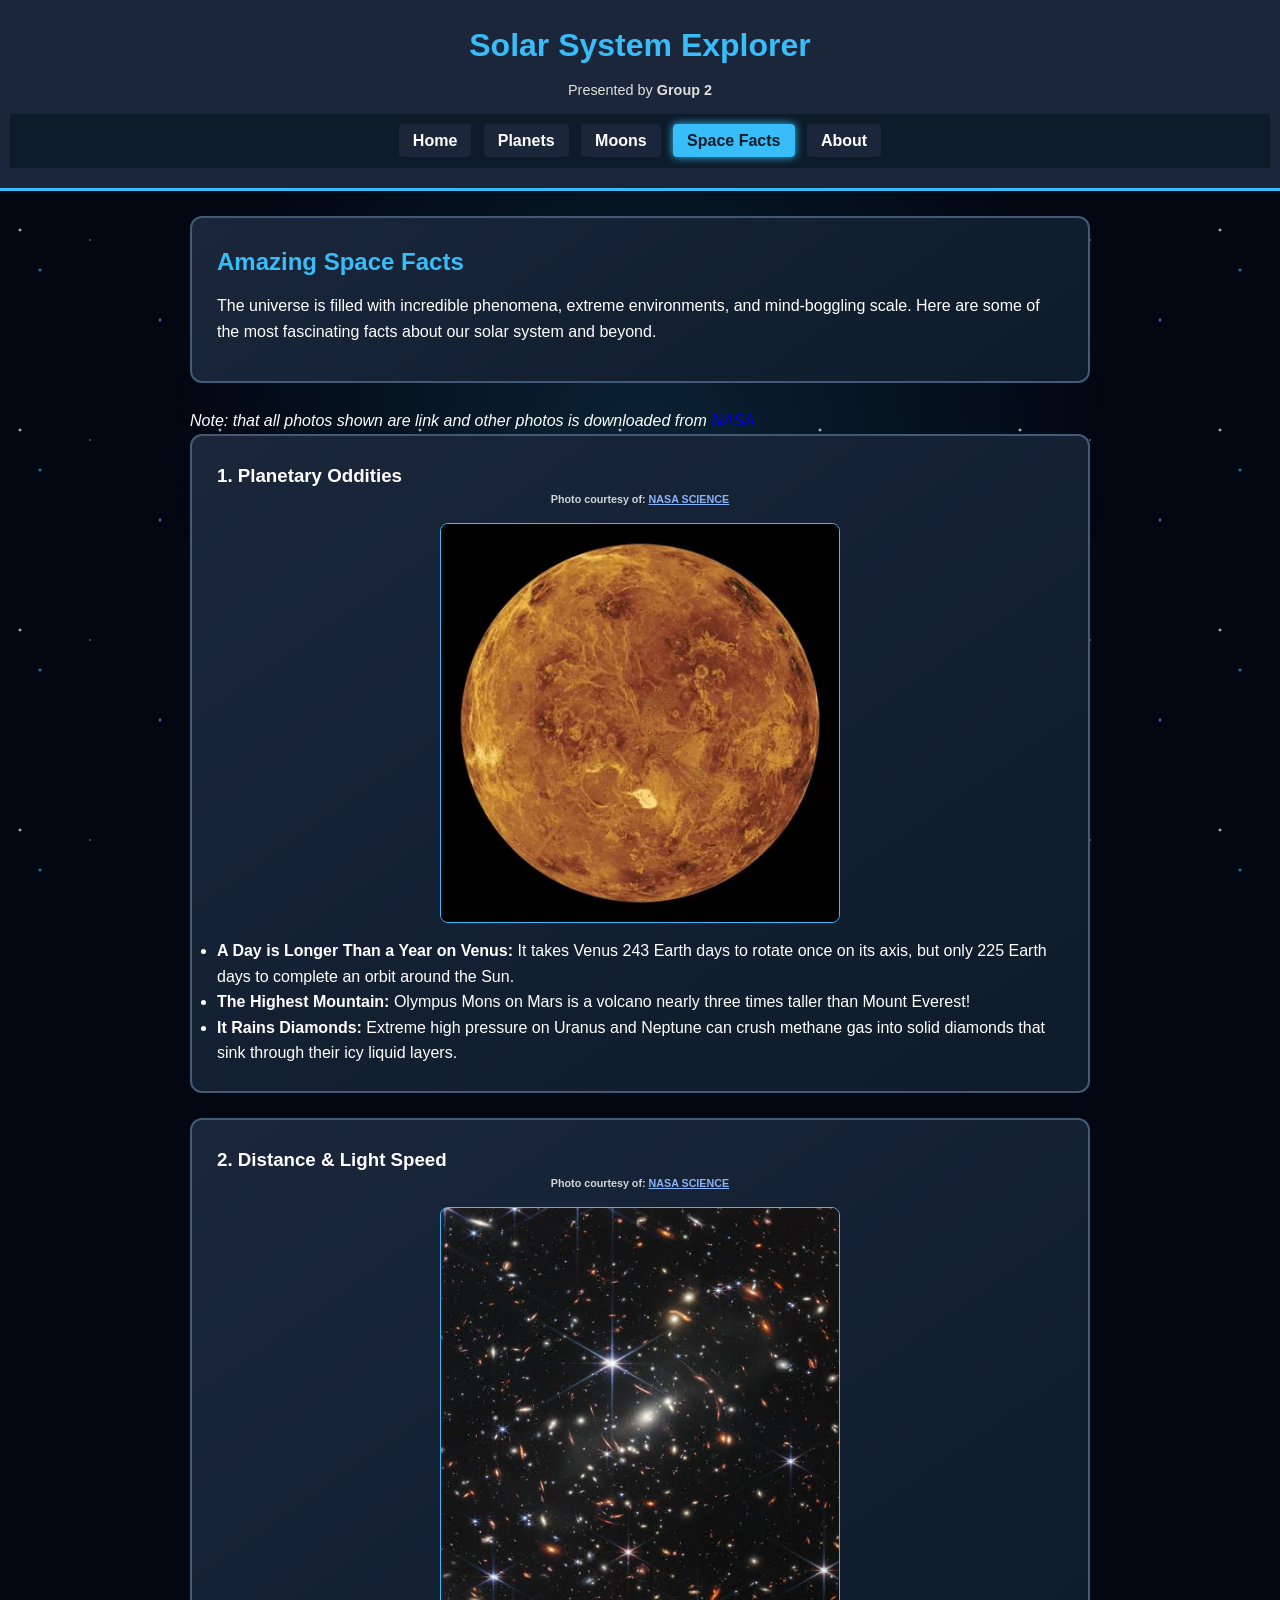
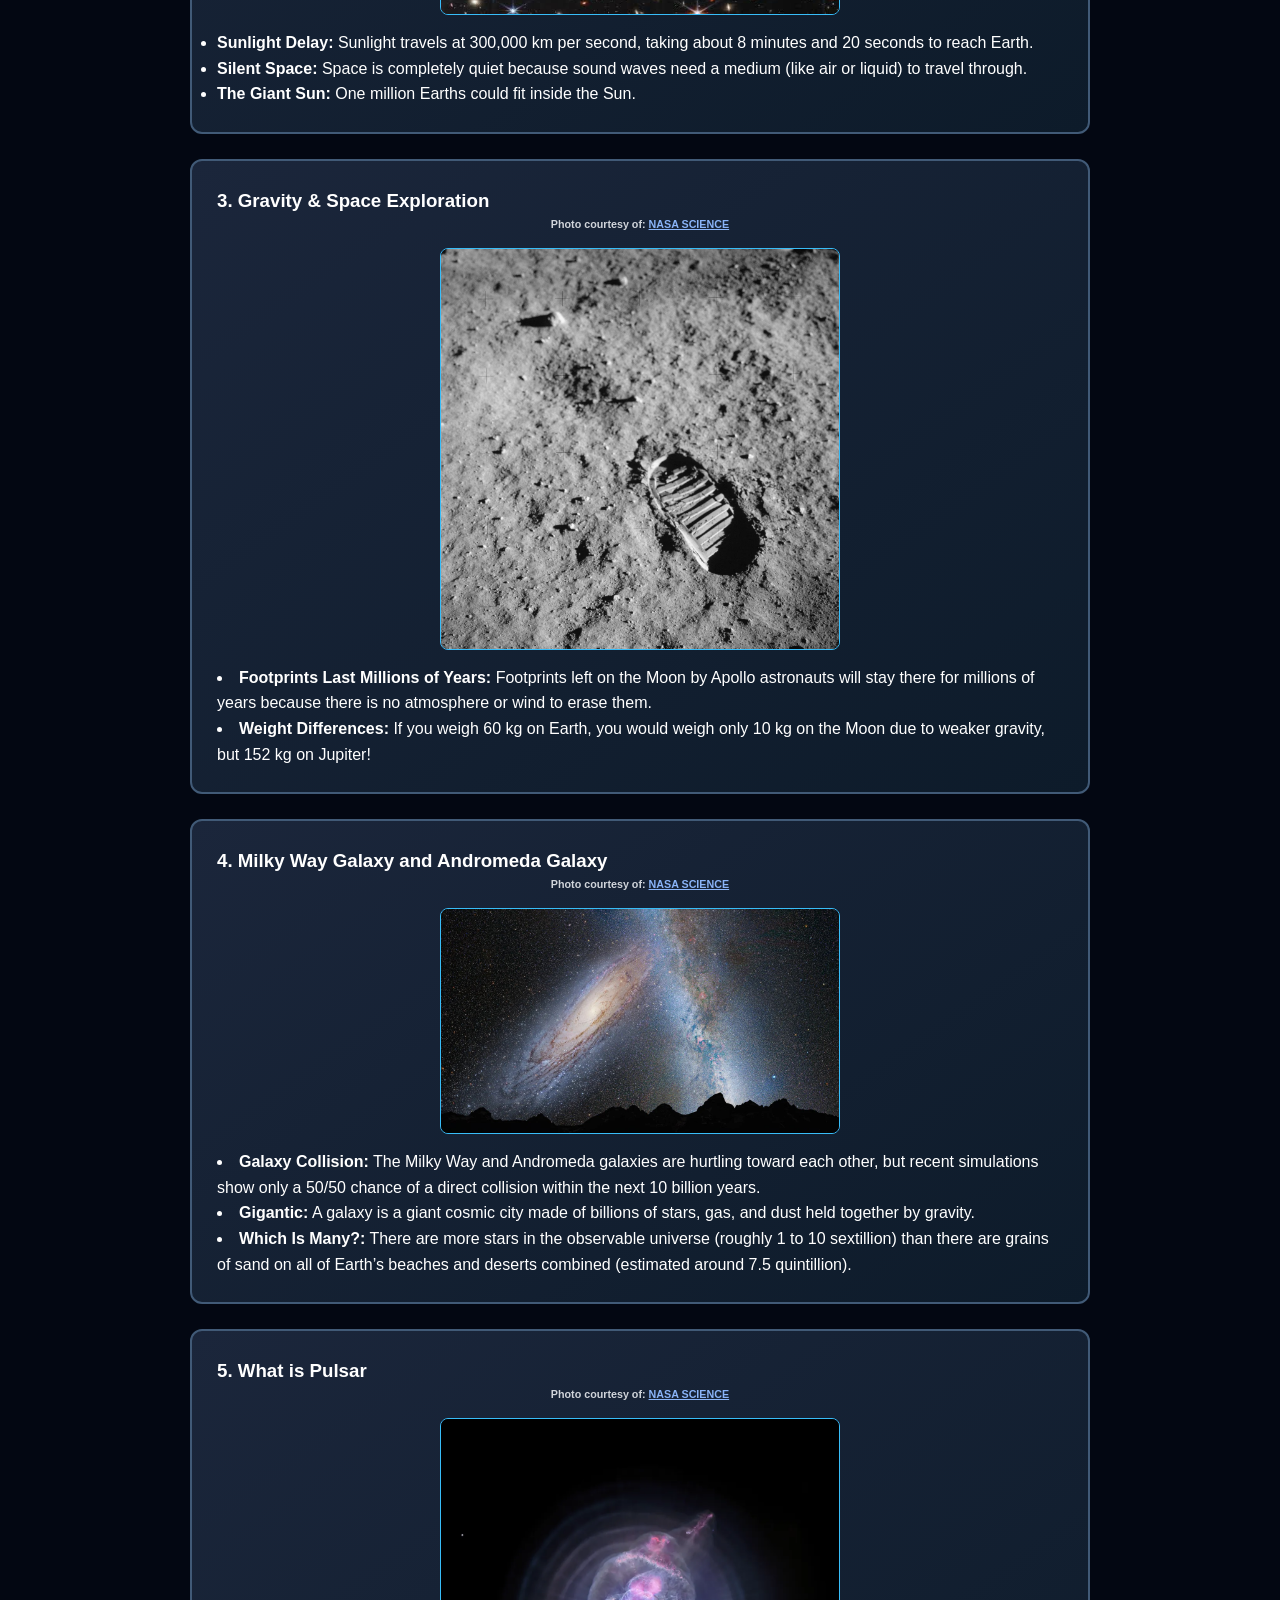
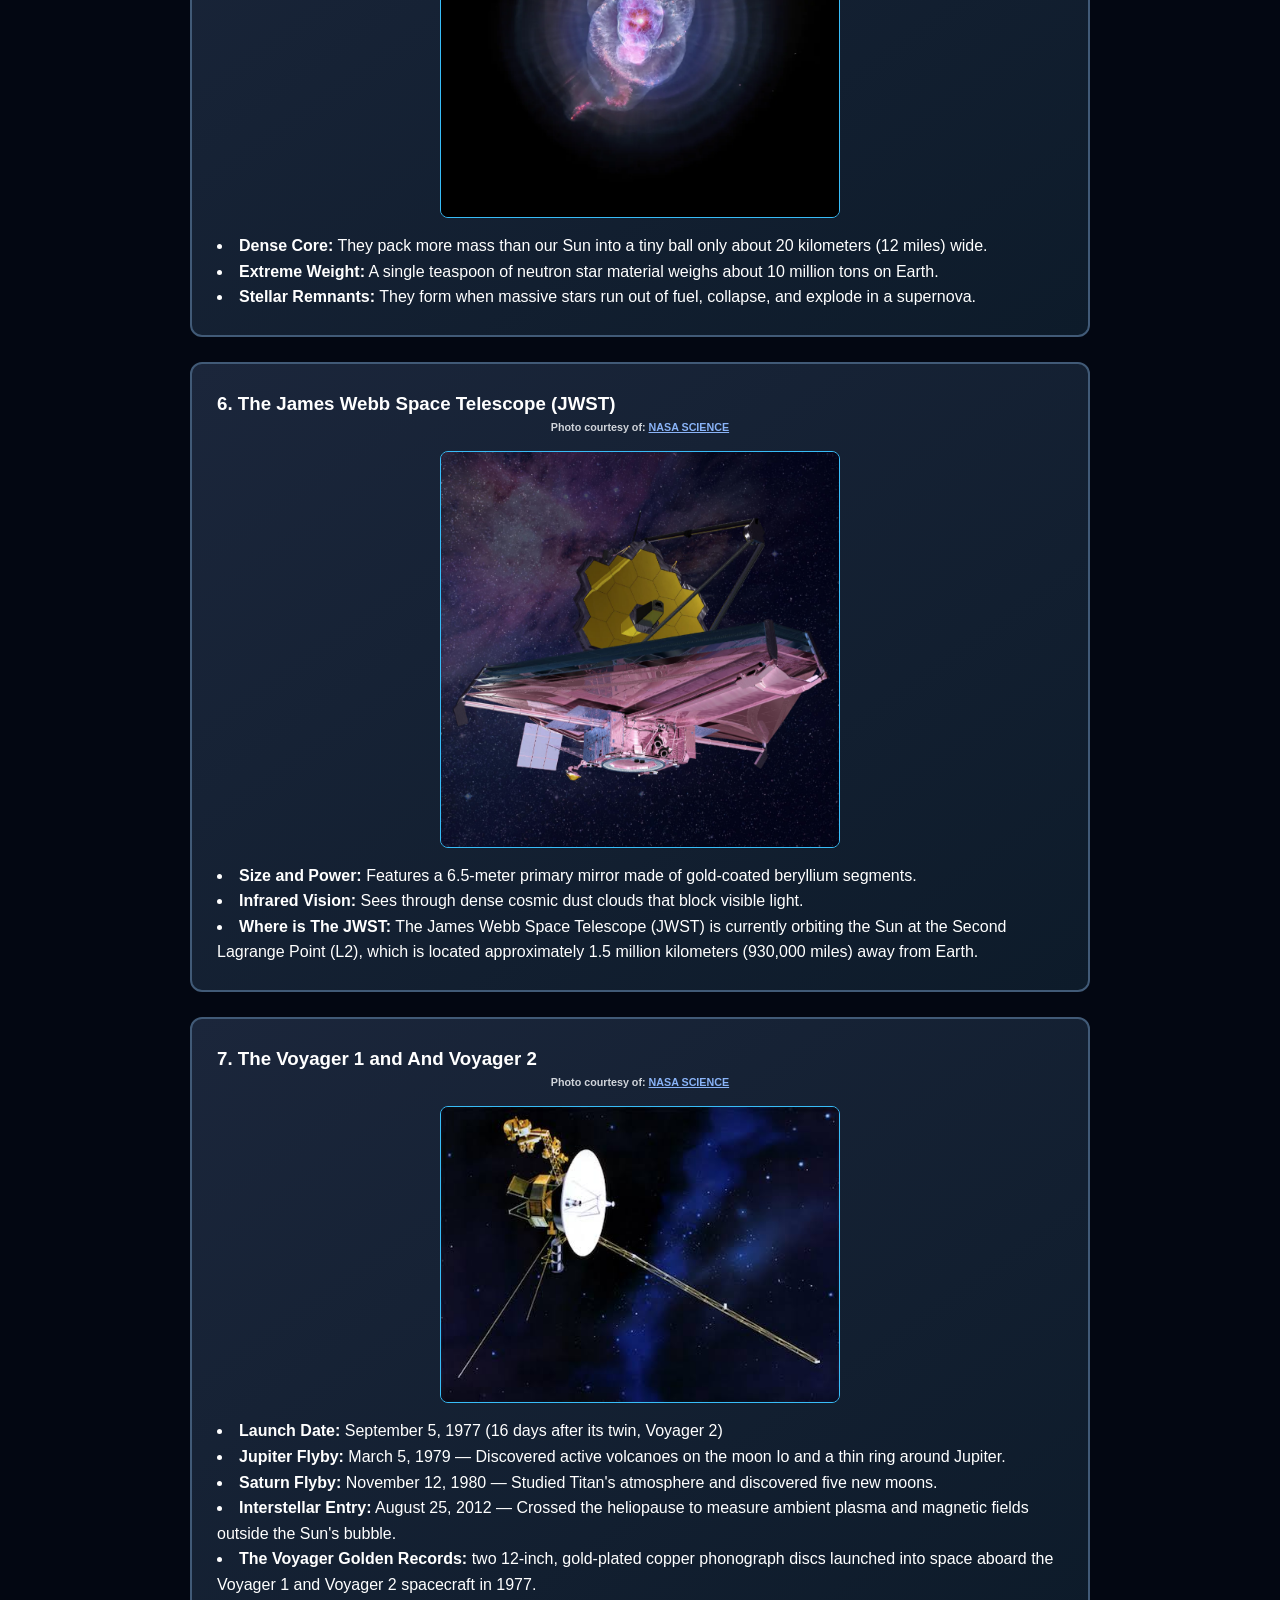
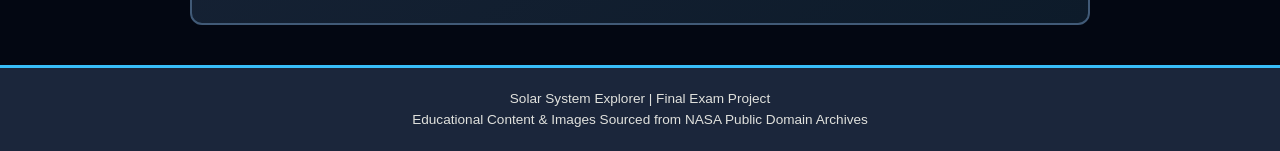
<file: MAIN HTML/Space-Facts.html>
<!DOCTYPE html>
<html lang="en">
<head>
    <meta charset="UTF-8">
    <meta name="viewport" content="width=device-width, initial-scale=1.0">
    <title>Solar System Explorer - Space Facts</title>
    <link rel="stylesheet" href="../CSS FILES/style.css">
</head>
<body>

    <header>
        <h1>Solar System Explorer</h1>
        <p class="credits">Presented by <strong>Group 2</strong></p>
        <nav>
            <ul>
                <li><a href="../index.html">Home</a></li>
                <li><a href="Planets.html">Planets</a></li>
                <li><a href="Moons.html">Moons</a></li>
                <li><a href="Space-Facts.html" class="active">Space Facts</a></li>
                <li><a href="About.html">About</a></li>
            </ul>
        </nav>
    </header>

    <main>
        <!-- Division 1: Intro -->
        <div class="box">
            <h2>Amazing Space Facts</h2>
            <p>The universe is filled with incredible phenomena, extreme environments, and mind-boggling scale. Here are some of the most fascinating facts about our solar system and beyond.</p>
        </div>

            <p><em>Note: that all photos shown are link and other photos is downloaded from <a href="https://science.nasa.gov/" target="_blank">NASA</a></em></p>
        <!-- Planet Facts -->
        <div class="box">
            <h3>1. Planetary Oddities</h3>
            <h6 style="text-align: center; color: #d1d5db;"> Photo courtesy of: <a href="https://science.nasa.gov/" target="_blank" style="color: #8ab4f8;">NASA SCIENCE</a></h6>
            <img src="../ALL IMAGES/Space Facts Photos/Venus.webp" alt="Planet Venus">
            <ul>
                <li><strong>A Day is Longer Than a Year on Venus:</strong> It takes Venus 243 Earth days to rotate once on its axis, but only 225 Earth days to complete an orbit around the Sun.</li>
                <li><strong>The Highest Mountain:</strong> Olympus Mons on Mars is a volcano nearly three times taller than Mount Everest!</li>
                <li><strong>It Rains Diamonds:</strong> Extreme high pressure on Uranus and Neptune can crush methane gas into solid diamonds that sink through their icy liquid layers.</li>
            </ul>
        </div>

        <!-- Scale & Speed Facts -->
        <div class="box">
            <h3>2. Distance & Light Speed</h3>
            <h6 style="text-align: center; color: #d1d5db;"> Photo courtesy of: <a href="https://science.nasa.gov/" target="_blank" style="color: #8ab4f8;">NASA SCIENCE</a></h6>
            <img src="../ALL IMAGES/Space Facts Photos/Deep Space.jpg" alt="Deep Space Distance">
            <ul>
                <li><strong>Sunlight Delay:</strong> Sunlight travels at 300,000 km per second, taking about 8 minutes and 20 seconds to reach Earth.</li>
                <li><strong>Silent Space:</strong> Space is completely quiet because sound waves need a medium (like air or liquid) to travel through.</li>
                <li><strong>The Giant Sun:</strong> One million Earths could fit inside the Sun.</li>
            </ul>
        </div>

        <!-- Weight & Gravity Facts -->
        <div class="box">
            <h3>3. Gravity & Space Exploration</h3>
            <h6 style="text-align: center; color: #d1d5db;"> Photo courtesy of: <a href="https://science.nasa.gov/" target="_blank" style="color: #8ab4f8;">NASA SCIENCE</a></h6>
            <img src="../ALL IMAGES/Space Facts Photos/Footprint Moon.jpg" alt="Footprint in Moon"
            <ul>
                <li><strong>Footprints Last Millions of Years:</strong> Footprints left on the Moon by Apollo astronauts will stay there for millions of years because there is no atmosphere or wind to erase them.</li>
                <li><strong>Weight Differences:</strong> If you weigh 60 kg on Earth, you would weigh only 10 kg on the Moon due to weaker gravity, but 152 kg on Jupiter!</li>
            </ul>
        </div>

        <!-- What i learn in tiktok -->
        <div class="box">
            <h3>4. Milky Way Galaxy and Andromeda Galaxy</h3>
            <h6 style="text-align: center; color: #d1d5db;"> Photo courtesy of: <a href="https://science.nasa.gov/" target="_blank" style="color: #8ab4f8;">NASA SCIENCE</a></h6>
            <img src="../ALL IMAGES/Space Facts Photos/Milky Way And Andromeda.webp" alt="The Collision"
            <ul>
                <li><strong>Galaxy Collision:</strong> The Milky Way and Andromeda galaxies are hurtling toward each other, but recent simulations show only a 50/50 chance of a direct collision within the next 10 billion years.</li>
                <li><strong>Gigantic:</strong> A galaxy is a giant cosmic city made of billions of stars, gas, and dust held together by gravity.</li>
                <li><strong>Which Is Many?:</strong> There are more stars in the observable universe (roughly 1 to 10 sextillion) than there are grains of sand on all of Earth’s beaches and deserts combined (estimated around 7.5 quintillion).</li>
            </ul>
        </div>

        <!-- What i learn in tiktok 2 -->
        <div class="box">
            <h3>5. What is Pulsar</h3>
            <h6 style="text-align: center; color: #d1d5db;"> Photo courtesy of: <a href="https://science.nasa.gov/" target="_blank" style="color: #8ab4f8;">NASA SCIENCE</a></h6>
            <img src="../ALL IMAGES/Space Facts Photos/Pulsar.webp" alt="pitik-pitik"
            <ul>
                <li><strong>Dense Core:</strong> They pack more mass than our Sun into a tiny ball only about 20 kilometers (12 miles) wide.</li>
                <li><strong>Extreme Weight:</strong> A single teaspoon of neutron star material weighs about 10 million tons on Earth.</li>
                <li><strong>Stellar Remnants:</strong> They form when massive stars run out of fuel, collapse, and explode in a supernova.</li>
            </ul>
        </div>

        <!-- Im obssesed with Universe and that is facts hehe -->
         <div class="box">
            <h3>6. The James Webb Space Telescope (JWST)</h3>
            <h6 style="text-align: center; color: #d1d5db;"> Photo courtesy of: <a href="https://science.nasa.gov/" target="_blank" style="color: #8ab4f8;">NASA SCIENCE</a></h6>
            <img src="../ALL IMAGES/Space Facts Photos/JWST.webp" alt="Telescopes in Outerspace"
            <ul>
                <li><strong>Size and Power:</strong> Features a 6.5-meter primary mirror made of gold-coated beryllium segments.</li>
                <li><strong>Infrared Vision:</strong> Sees through dense cosmic dust clouds that block visible light.</li>
                <li><strong>Where is The JWST:</strong> The James Webb Space Telescope (JWST) is currently orbiting the Sun at the Second Lagrange Point (L2), which is located approximately 1.5 million kilometers (930,000 miles) away from Earth.</li>
            </ul>
         </div>

          <!-- Im obssesed with Universe and that is facts hehe -->
         <div class="box">
            <h3>7. The Voyager 1 and And Voyager 2</h3>
            <h6 style="text-align: center; color: #d1d5db;"> Photo courtesy of: <a href="https://science.nasa.gov/" target="_blank" style="color: #8ab4f8;">NASA SCIENCE</a></h6>
            <img src="../ALL IMAGES/Space Facts Photos/Voyager 1 and 2.jpg" alt="Floating in Space"
            <ul>
                <li><strong>Launch Date:</strong> September 5, 1977 (16 days after its twin, Voyager 2)</li>
                <li><strong>Jupiter Flyby:</strong> March 5, 1979 — Discovered active volcanoes on the moon Io and a thin ring around Jupiter.</li>
                <li><strong>Saturn Flyby:</strong> November 12, 1980 — Studied Titan's atmosphere and discovered five new moons.</li>
                <li><strong>Interstellar Entry:</strong> August 25, 2012 — Crossed the heliopause to measure ambient plasma and magnetic fields outside the Sun's bubble.</li>
                <li><strong>The Voyager Golden Records:</strong> two 12-inch, gold-plated copper phonograph discs launched into space aboard the Voyager 1 and Voyager 2 spacecraft in 1977.</li>
            </ul>
         </div>
    </main>

    <footer>
        <p>Solar System Explorer | Final Exam Project</p>
        <p>Educational Content & Images Sourced from NASA Public Domain Archives</p>
    </footer>

</body>
</html>
</file>
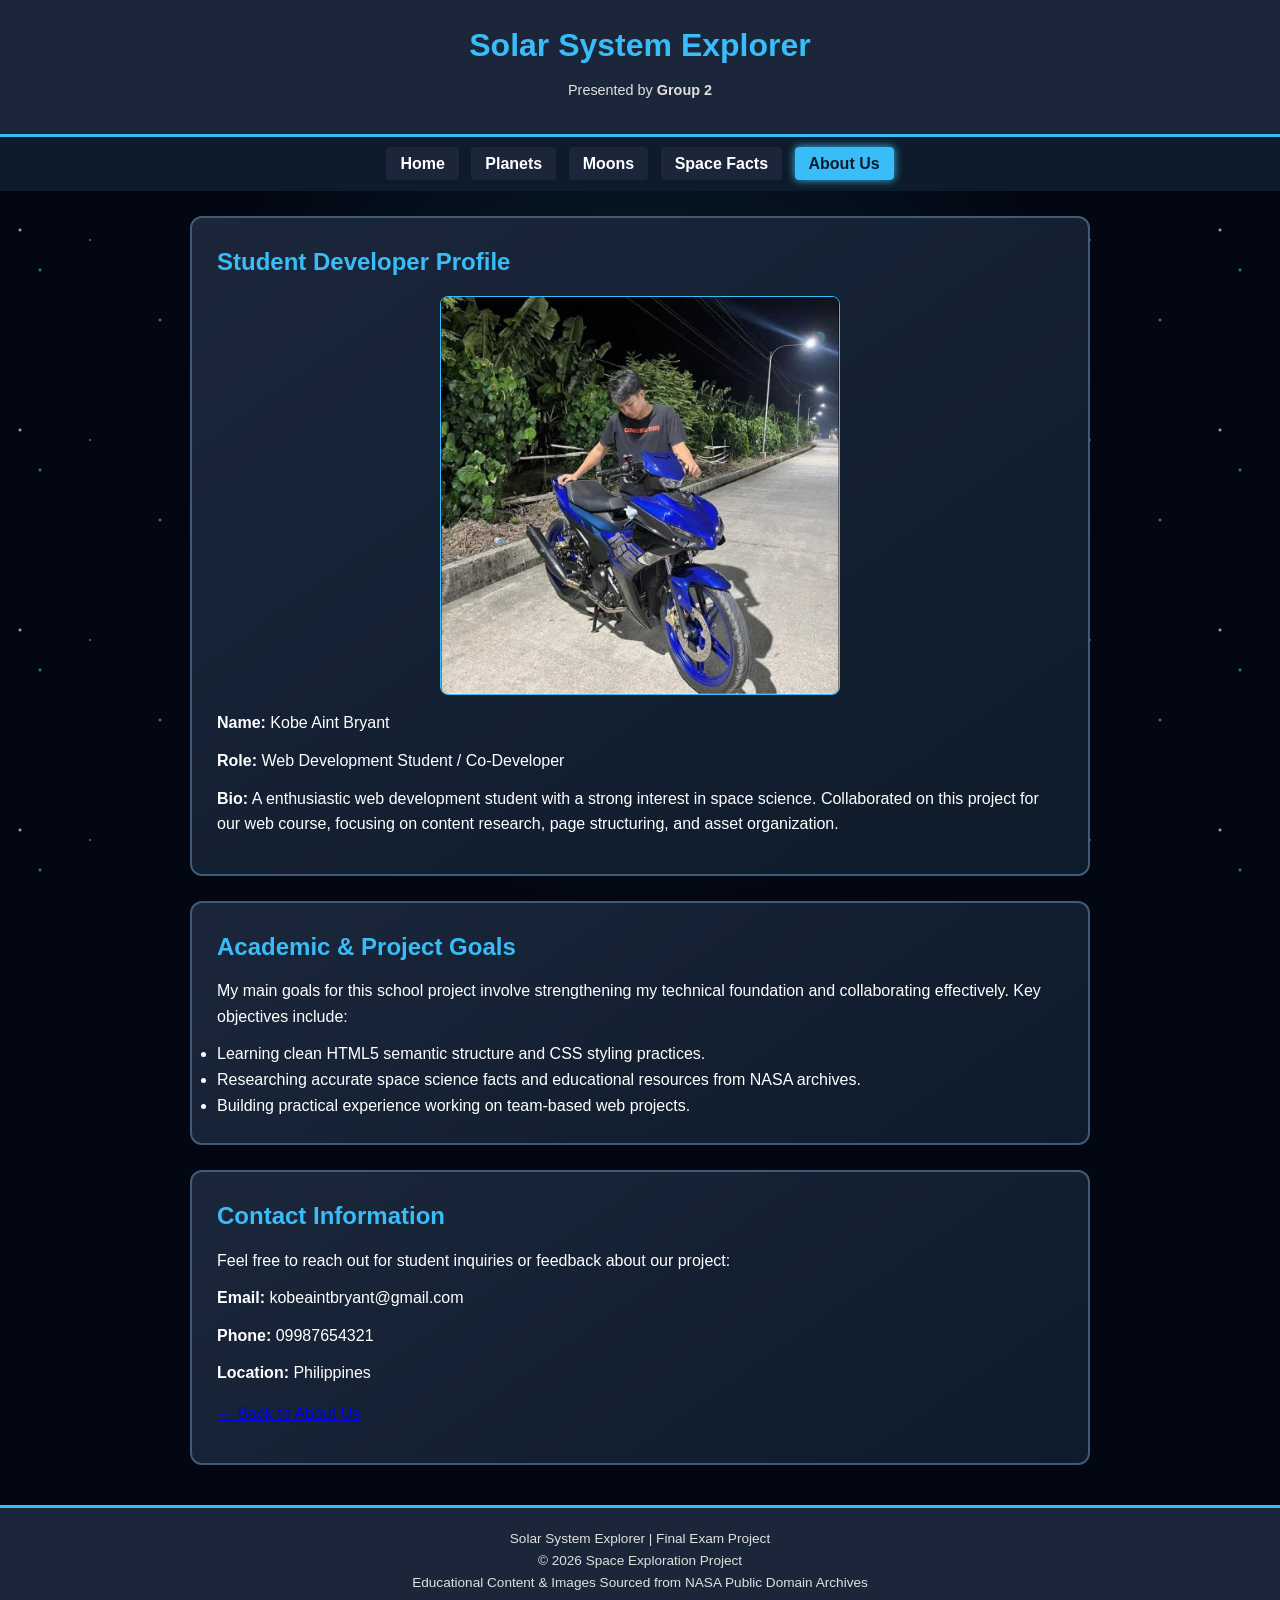
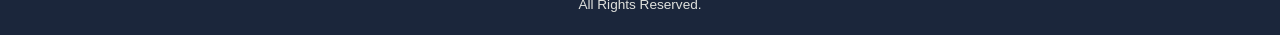
<file: OTHER HTMLS/The Creator 2.html>
<!DOCTYPE html>
<html lang="en">
<head>
    <meta charset="UTF-8">
    <meta name="viewport" content="width=device-width, initial-scale=1.0">
    <title>Creator Profile: Kobe Aint Bryant - Solar System Explorer</title>
    <link rel="stylesheet" href="../CSS FILES/style.css">
</head>
<body>

    <header>
        <h1>Solar System Explorer</h1>
        <p class="credits">Presented by <strong>Group 2</strong></p>
    </header>

    <nav>
        <ul>
            <li><a href="../MAIN HTML/index.html">Home</a></li>
            <li><a href="../MAIN HTML/planets.html">Planets</a></li>
            <li><a href="../MAIN HTML/moons.html">Moons</a></li>
            <li><a href="../MAIN HTML/Space-Facts.html">Space Facts</a></li>
            <li><a href="../MAIN HTML/about.html" class="active">About Us</a></li>
        </ul>
    </nav>

    <main>
        <!-- PROFILE OVERVIEW -->
        <div class="box">
            <h2>Student Developer Profile</h2>
            <img src="../ALL IMAGES/Jacob B.jpg" alt="Kobe Aint Bryant Profile Picture">
            <p><strong>Name:</strong> Kobe Aint Bryant</p>
            <p><strong>Role:</strong> Web Development Student / Co-Developer</p>
            <p><strong>Bio:</strong> A enthusiastic web development student with a strong interest in space science. Collaborated on this project for our web course, focusing on content research, page structuring, and asset organization.</p>
        </div>

        <!-- GOALS & OBJECTIVES -->
        <div class="box">
            <h2>Academic & Project Goals</h2>
            <p>My main goals for this school project involve strengthening my technical foundation and collaborating effectively. Key objectives include:</p>
            <ul>
                <li>Learning clean HTML5 semantic structure and CSS styling practices.</li>
                <li>Researching accurate space science facts and educational resources from NASA archives.</li>
                <li>Building practical experience working on team-based web projects.</li>
            </ul>
        </div>

        <!-- CONTACT DETAILS -->
        <div class="box">
            <h2>Contact Information</h2>
            <p>Feel free to reach out for student inquiries or feedback about our project:</p>
            <p><strong>Email:</strong> kobeaintbryant@gmail.com</p>
            <p><strong>Phone:</strong> 09987654321</p>
            <p><strong>Location:</strong> Philippines</p>
            <p style="margin-top: 15px;"><a href="../MAIN HTML/About.html">&larr; Back to About Us</a></p>
        </div>
    </main>

    <footer>
        <p>Solar System Explorer | Final Exam Project</p>
        <p>&copy; 2026 Space Exploration Project</p>
        <p>Educational Content & Images Sourced from NASA Public Domain Archives</p>
        <p>All Rights Reserved.</p>
    </footer>

</body>
</html>
</file>
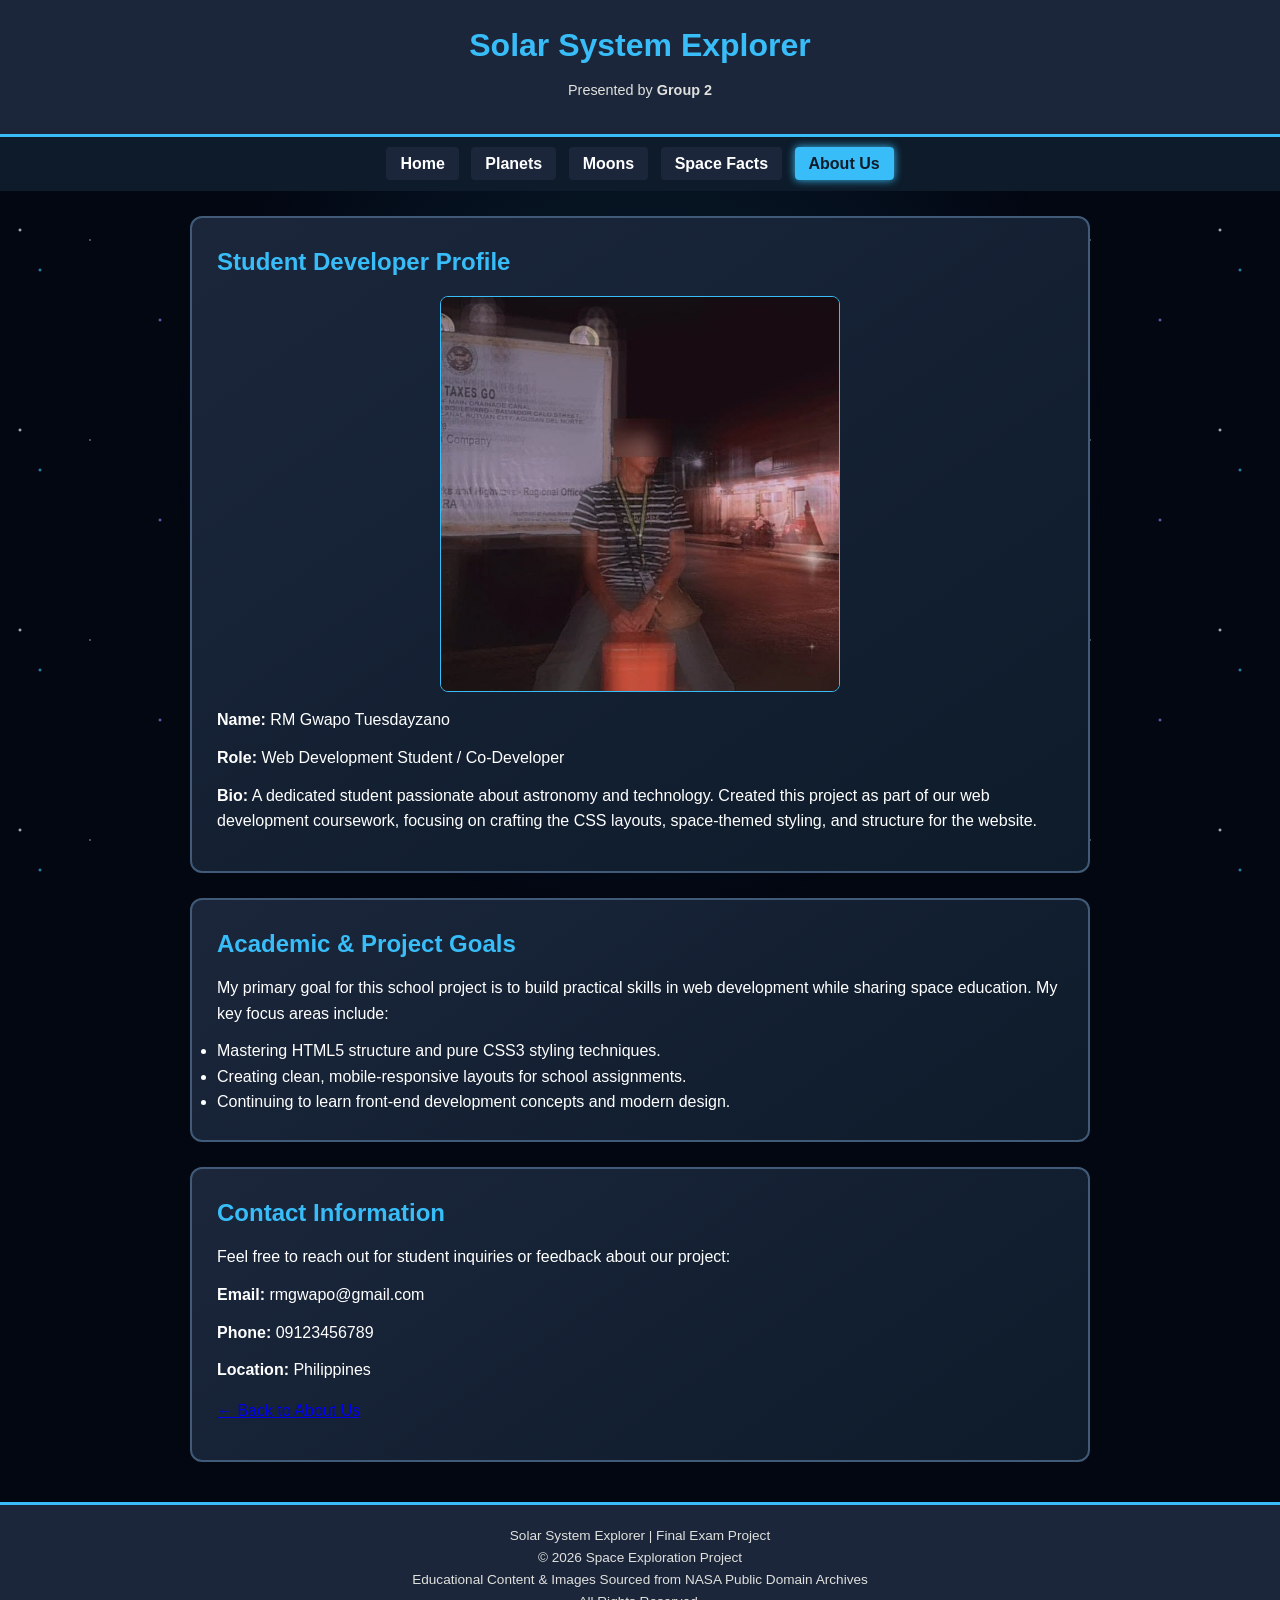
<file: OTHER HTMLS/The Creators.html>
<!DOCTYPE html>
<html lang="en">
<head>
    <meta charset="UTF-8">
    <meta name="viewport" content="width=device-width, initial-scale=1.0">
    <title>Creator Profile: RM Gwapo Tuesdayzano - Solar System Explorer</title>
    <link rel="stylesheet" href="../CSS FILES/style.css">
</head>
<body>

    <header>
        <h1>Solar System Explorer</h1>
        <p class="credits">Presented by <strong>Group 2</strong></p>
    </header>

    <nav>
        <ul>
            <li><a href="../MAIN HTML/index.html">Home</a></li>
            <li><a href="../MAIN HTML/planets.html">Planets</a></li>
            <li><a href="../MAIN HTML/moons.html">Moons</a></li>
            <li><a href="../MAIN HTML/Space-Facts.html">Space Facts</a></li>
            <li><a href="../MAIN HTML/about.html" class="active">About Us</a></li>
        </ul>
    </nav>

    <main>
        <!-- PROFILE OVERVIEW -->
        <div class="box">
            <h2>Student Developer Profile</h2>
            <img src="../ALL IMAGES/RM photo.jpg" alt="RM Gwapo Tuesdayzano Profile Picture">
            <p><strong>Name:</strong> RM Gwapo Tuesdayzano</p>
            <p><strong>Role:</strong> Web Development Student / Co-Developer</p>
            <p><strong>Bio:</strong> A dedicated student passionate about astronomy and technology. Created this project as part of our web development coursework, focusing on crafting the CSS layouts, space-themed styling, and structure for the website.</p>
        </div>

        <!-- GOALS & OBJECTIVES -->
        <div class="box">
            <h2>Academic & Project Goals</h2>
            <p>My primary goal for this school project is to build practical skills in web development while sharing space education. My key focus areas include:</p>
            <ul>
                <li>Mastering HTML5 structure and pure CSS3 styling techniques.</li>
                <li>Creating clean, mobile-responsive layouts for school assignments.</li>
                <li>Continuing to learn front-end development concepts and modern design.</li>
            </ul>
        </div>

        <!-- CONTACT DETAILS -->
        <div class="box">
            <h2>Contact Information</h2>
            <p>Feel free to reach out for student inquiries or feedback about our project:</p>
            <p><strong>Email:</strong> rmgwapo@gmail.com</p>
            <p><strong>Phone:</strong> 09123456789</p>
            <p><strong>Location:</strong> Philippines</p>
            <p style="margin-top: 15px;"><a href="../MAIN HTML/About.html">&larr; Back to About Us</a></p>
        </div>
    </main>

    <footer>
        <p>Solar System Explorer | Final Exam Project</p>
        <p>&copy; 2026 Space Exploration Project</p>
        <p>Educational Content & Images Sourced from NASA Public Domain Archives</p>
        <p>All Rights Reserved.</p>
    </footer>

</body>
</html>
</file>
<file: CSS FILES/style.css>
/* --- UNIVERSAL RESET --- */
* {
    margin: 0;
    padding: 0;
    box-sizing: border-box;
}

/* --- BODY & ANIMATED SPACE BACKGROUND --- */
body {
    font-family: Arial, sans-serif;
    color: #fff;
    background: #030712;
    line-height: 1.6;
    min-height: 100vh;
}

body::before {
    content: "";
    position: fixed;
    inset: 0;
    background: 
        radial-gradient(2px 2px at 20px 30px, #fff, transparent),
        radial-gradient(2px 2px at 40px 70px, #38bdf8, transparent),
        radial-gradient(1px 1px at 90px 40px, #fff, transparent),
        radial-gradient(2px 2px at 160px 120px, #818cf8, transparent),
        radial-gradient(circle at 50% 50%, rgba(56, 189, 248, 0.15), transparent 60%);
    background-size: 200px 200px, 200px 200px, 200px 200px, 200px 200px, 100% 100%;
    animation: twinkle 4s ease-in-out infinite alternate;
    z-index: -1;
}

@keyframes twinkle {
    from { opacity: 0.4; }
    to { opacity: 1; }
}

/* --- HEADER & FOOTER --- */
header, footer {
    background: #1b263b;
    text-align: center;
    padding: 20px 10px;
    border-color: #38bdf8;
    border-style: solid;
    border-width: 0;
}

header { border-bottom-width: 3px; }

footer { 
    border-top-width: 3px; 
    margin-top: 40px; 
    font-size: 0.85rem; 
    color: #e0e1dd; 
}

header h1, .box h2 { color: #38bdf8; }
header h1 { font-size: 2rem; margin-bottom: 8px; }
.credits { font-size: 0.9rem; color: #e0e1dd; margin-bottom: 12px; }

/* --- NAVIGATION BAR --- */
nav { 
    background: #0d1b2a; 
    padding: 10px; 
    text-align: center; 
}

nav li { 
    display: inline-block; 
    margin: 4px; 
}

nav a {
    color: #fff;
    text-decoration: none;
    font-weight: bold;
    padding: 8px 14px;
    border-radius: 4px;
    background: #1b263b;
    transition: 0.3s;
}

/* --- GLOW (HOVER & ACTIVE STATES) --- */
nav a:hover, nav a.active {
    background: #38bdf8;
    color: #0d1b2a;
    box-shadow: 0 0 8px #38bdf8;
}

/* --- MAIN LAYOUT --- */
main { 
    width: 85%; 
    max-width: 900px; 
    margin: 25px auto; 
}

/* --- CARDS (BOX) --- */
.box {
    background: linear-gradient(145deg, #1b263b, #0d1b2a);
    border: 2px solid #415a77;
    border-radius: 12px;
    padding: 25px;
    margin-bottom: 25px;
    transition: 0.3s;
}

/* --- GLOW & LIFT (CARD HOVER) --- */
.box:hover {
    transform: translateY(-4px);
    border-color: #38bdf8;
    box-shadow: 0 8px 20px rgba(56, 189, 248, 0.25);
}

.box p, .box h2 { margin-bottom: 12px; }

/* --- IMAGES --- */
.box img {
    width: 100%;
    max-width: 400px;
    display: block;
    margin: 15px auto;
    border-radius: 8px;
    border: 1px solid #38bdf8;
}

/* --- MOBILE RESPONSIVENESS --- */
@media (max-width: 600px) {
    main { width: 92%; }
    nav li, nav a { display: block; }
}
</file>
